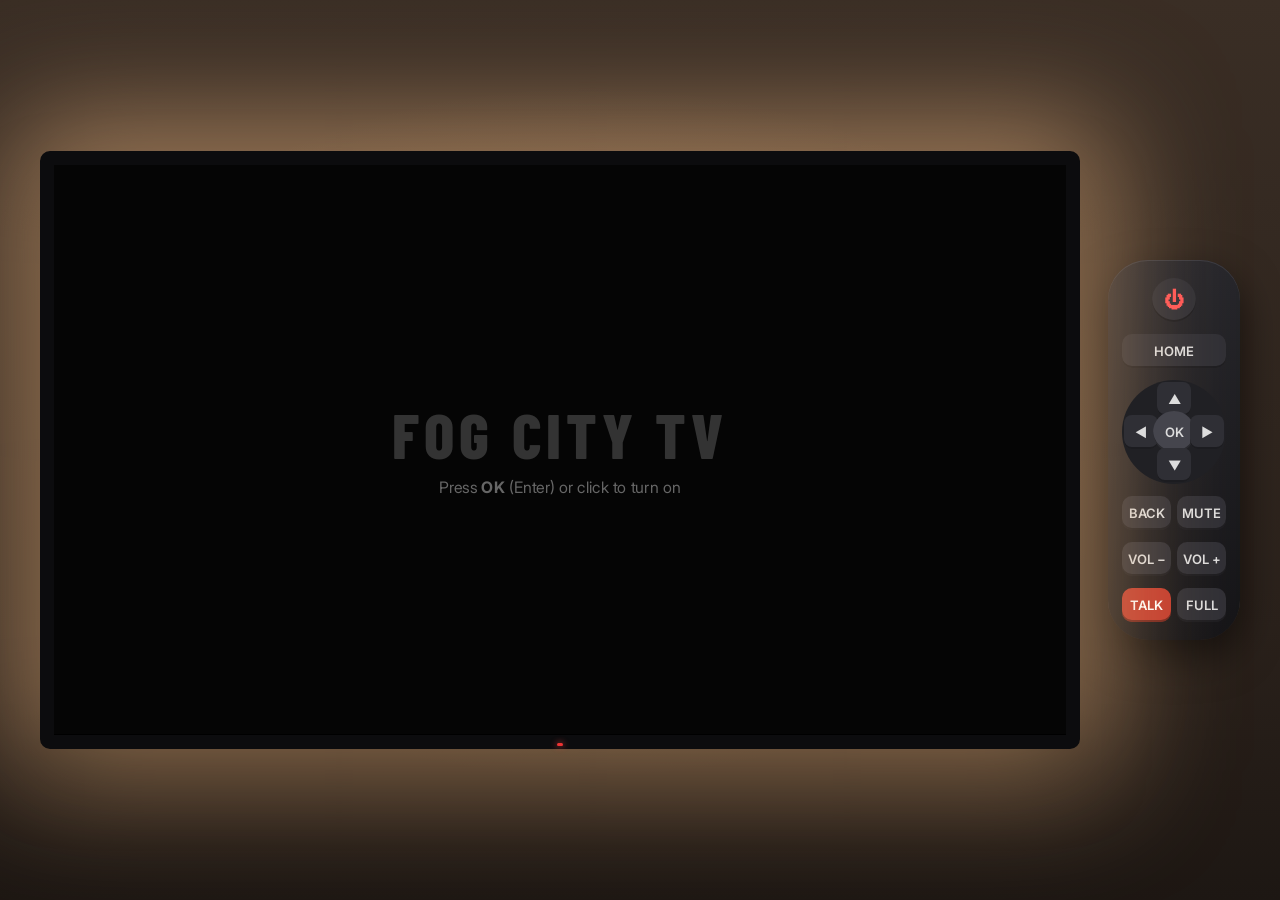
<file: index.html>
<!doctype html>
<html lang="en">
<head>
<meta charset="utf-8">
<meta name="viewport" content="width=device-width, initial-scale=1">
<meta name="referrer" content="no-referrer">
<title>Fog City TV</title>
<link rel="icon" href="data:,">
<link rel="preconnect" href="https://fonts.googleapis.com">
<link rel="preconnect" href="https://fonts.gstatic.com" crossorigin>
<link href="https://fonts.googleapis.com/css2?family=Barlow+Condensed:wght@500;600;700;800&family=Cormorant+Garamond:ital,wght@0,500;1,500&family=Inter:wght@400;500;600&display=swap" rel="stylesheet">
<link rel="stylesheet" href="styles.css">
</head>
<body>
<div id="room">
  <div id="tv">
    <div id="screen-wrap">
      <div id="stage">
        <!-- channels mount here -->
        <div id="power-screen" class="layer">
          <div class="power-inner">
            <div class="power-logo">FOG CITY TV</div>
            <div class="power-hint">Press <b>OK</b> (Enter) or click to turn on</div>
          </div>
        </div>
        <div id="osd" class="osd hidden"></div>
        <div id="crt-on" class="layer"></div>
      </div>
    </div>
    <div id="tv-led"></div>
  </div>
  <div id="remote" aria-label="Remote control">
    <button data-key="Power" class="r-power" title="Power (P)">&#x23FB;</button>
    <button data-key="Home" class="r-home" title="Home (H)">HOME</button>
    <div class="r-dpad">
      <button data-key="ArrowUp" class="r-up" title="Up">&#9650;</button>
      <button data-key="ArrowLeft" class="r-left" title="Left">&#9664;</button>
      <button data-key="Enter" class="r-ok" title="OK (Enter)">OK</button>
      <button data-key="ArrowRight" class="r-right" title="Right">&#9654;</button>
      <button data-key="ArrowDown" class="r-down" title="Down">&#9660;</button>
    </div>
    <div class="r-row">
      <button data-key="Back" title="Back (Esc)">BACK</button>
      <button data-key="Mute" title="Mute (M)">MUTE</button>
    </div>
    <div class="r-row">
      <button data-key="VolDown" title="Volume down (-)">VOL &minus;</button>
      <button data-key="VolUp" title="Volume up (+)">VOL +</button>
    </div>
    <div class="r-row">
      <button data-key="Talk" class="r-talk" title="Talk to Claude (T)">TALK</button>
      <button data-key="Fullscreen" title="Full screen (F)">FULL</button>
    </div>
  </div>
</div>
<script type="module" src="js/app.js"></script>
</body>
</html>
</file>
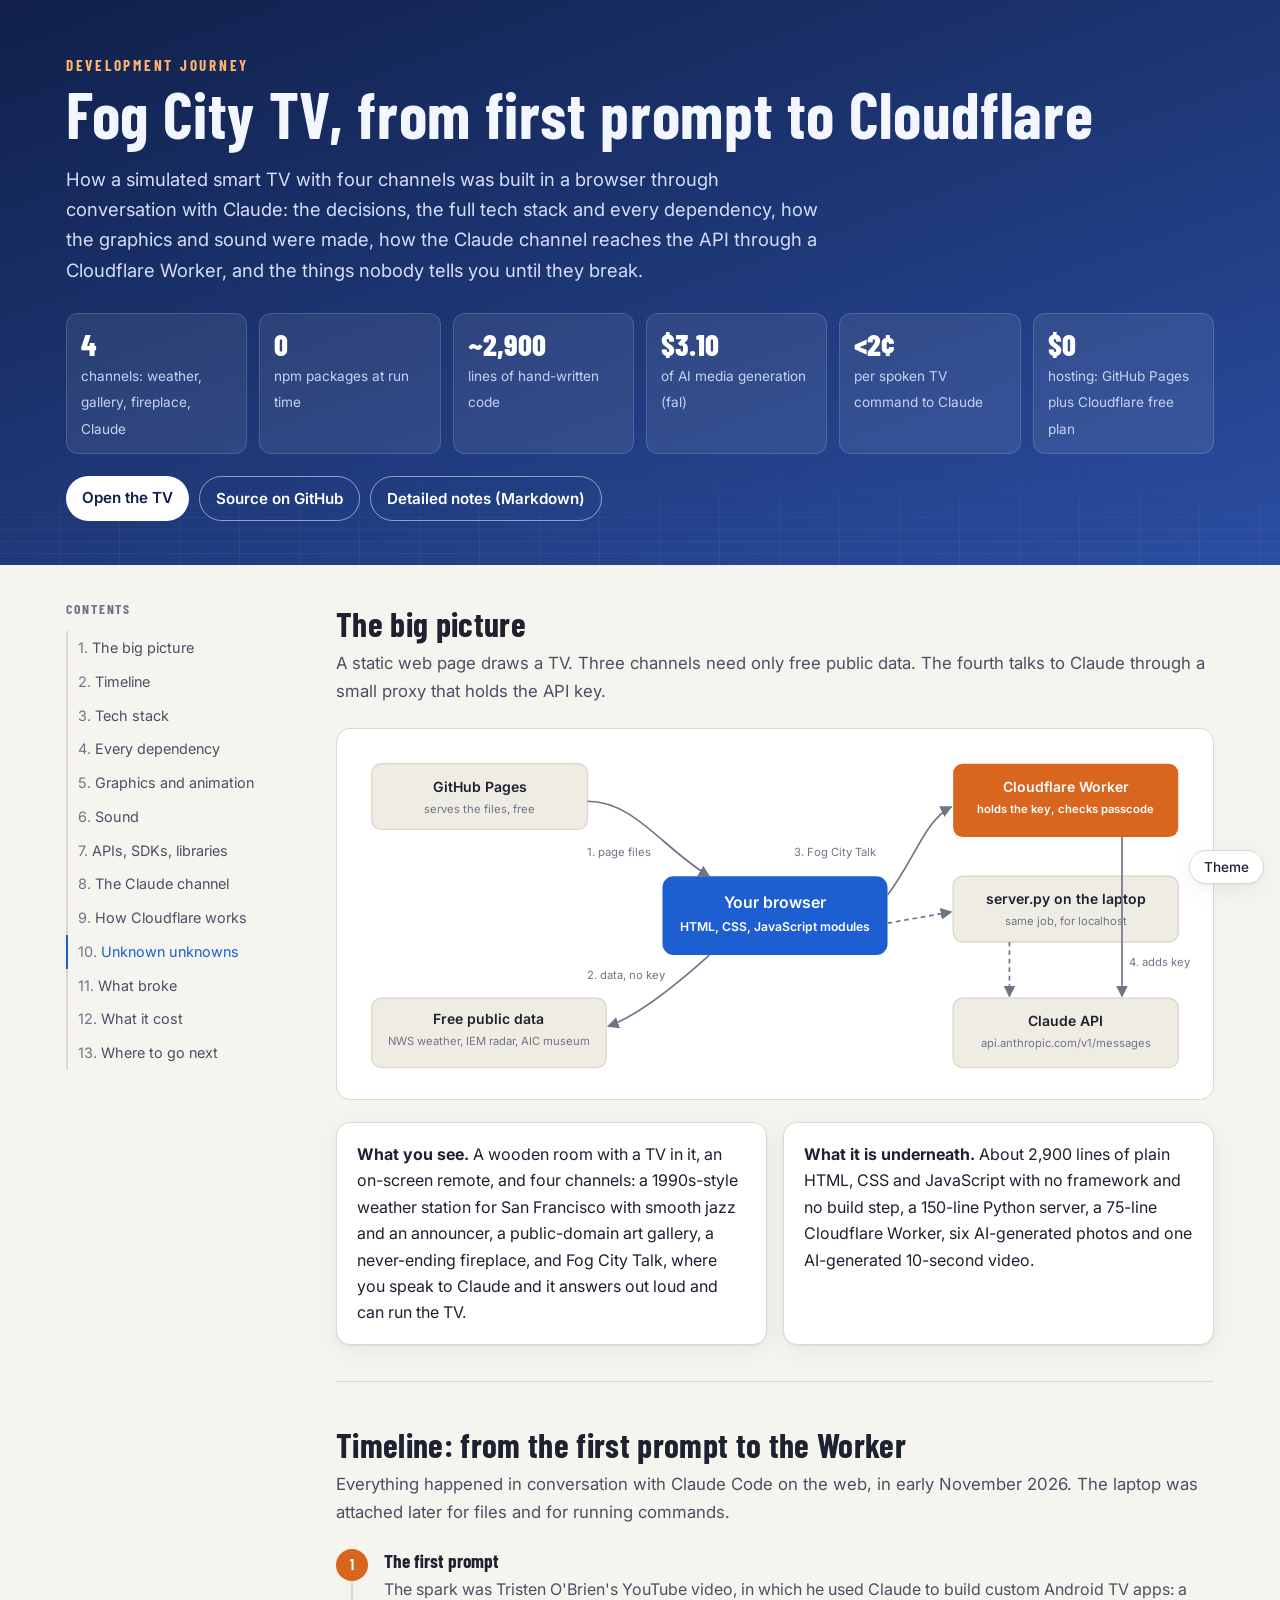
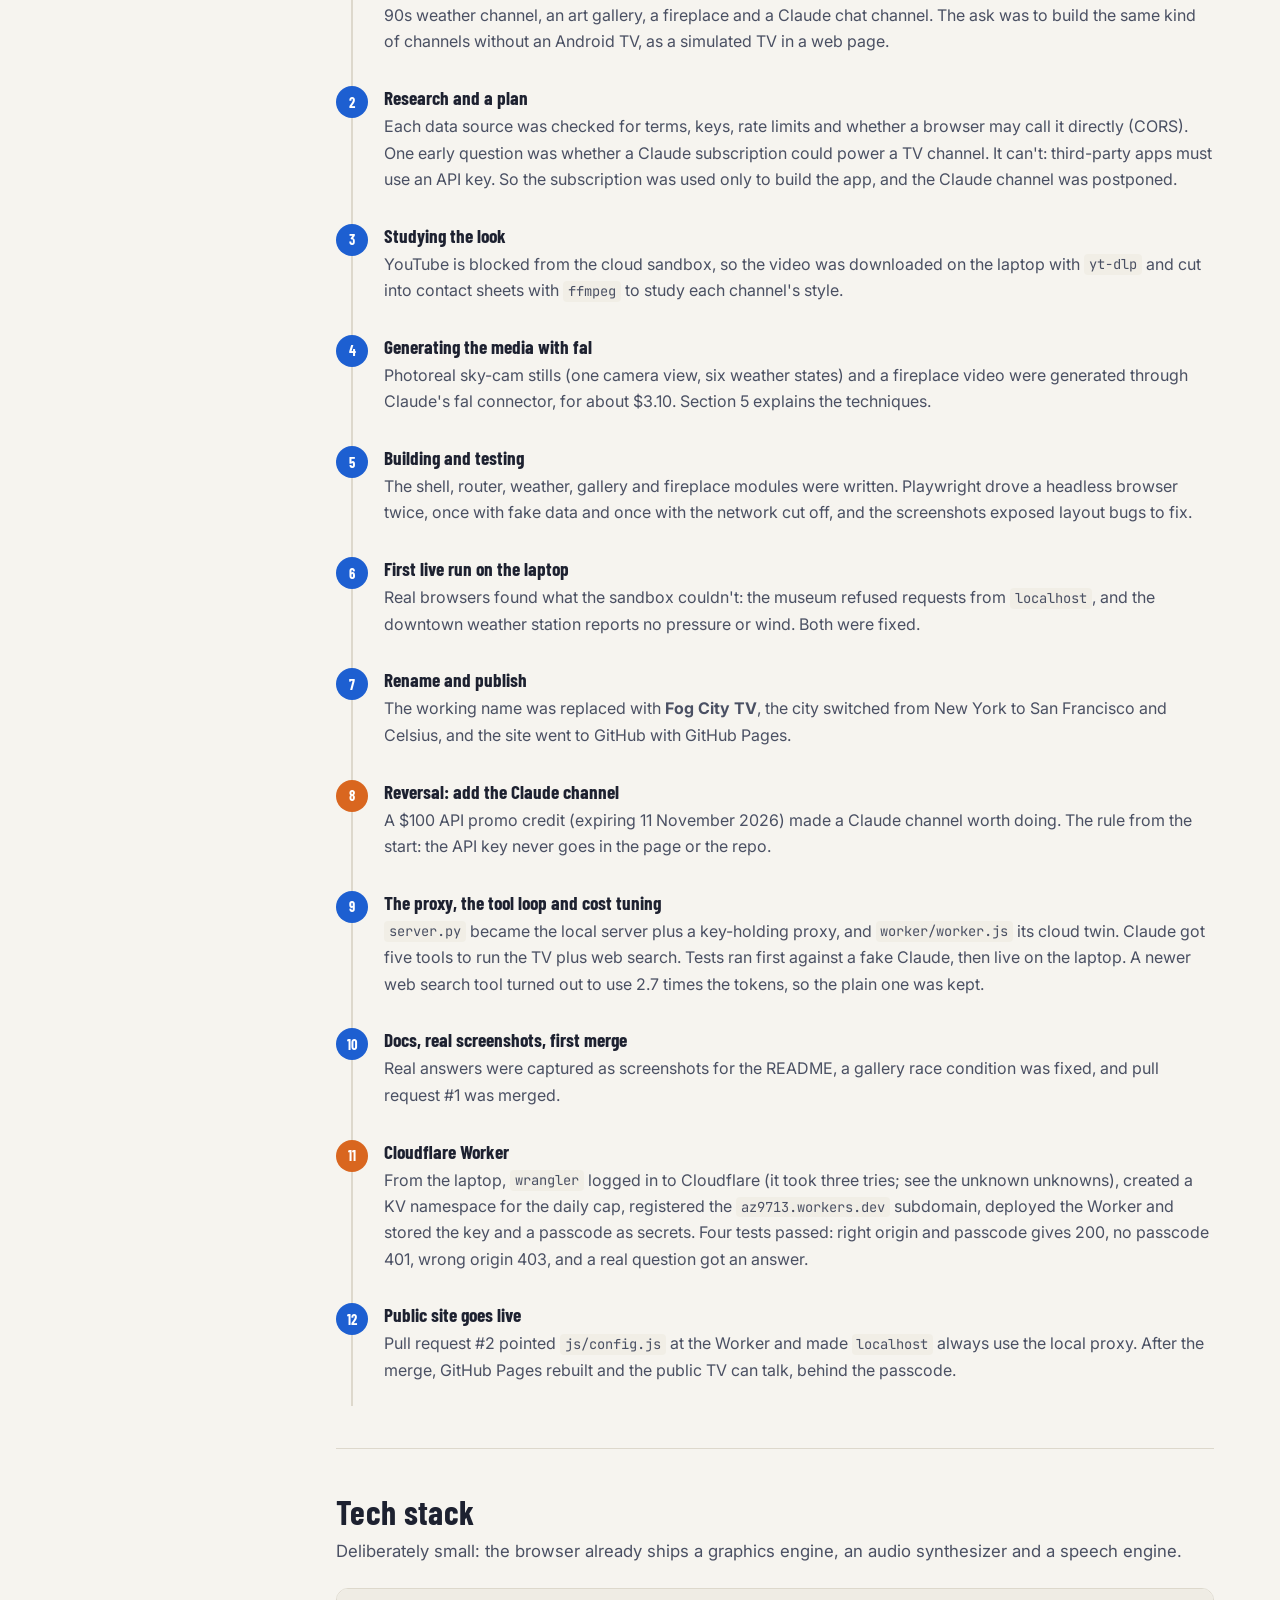
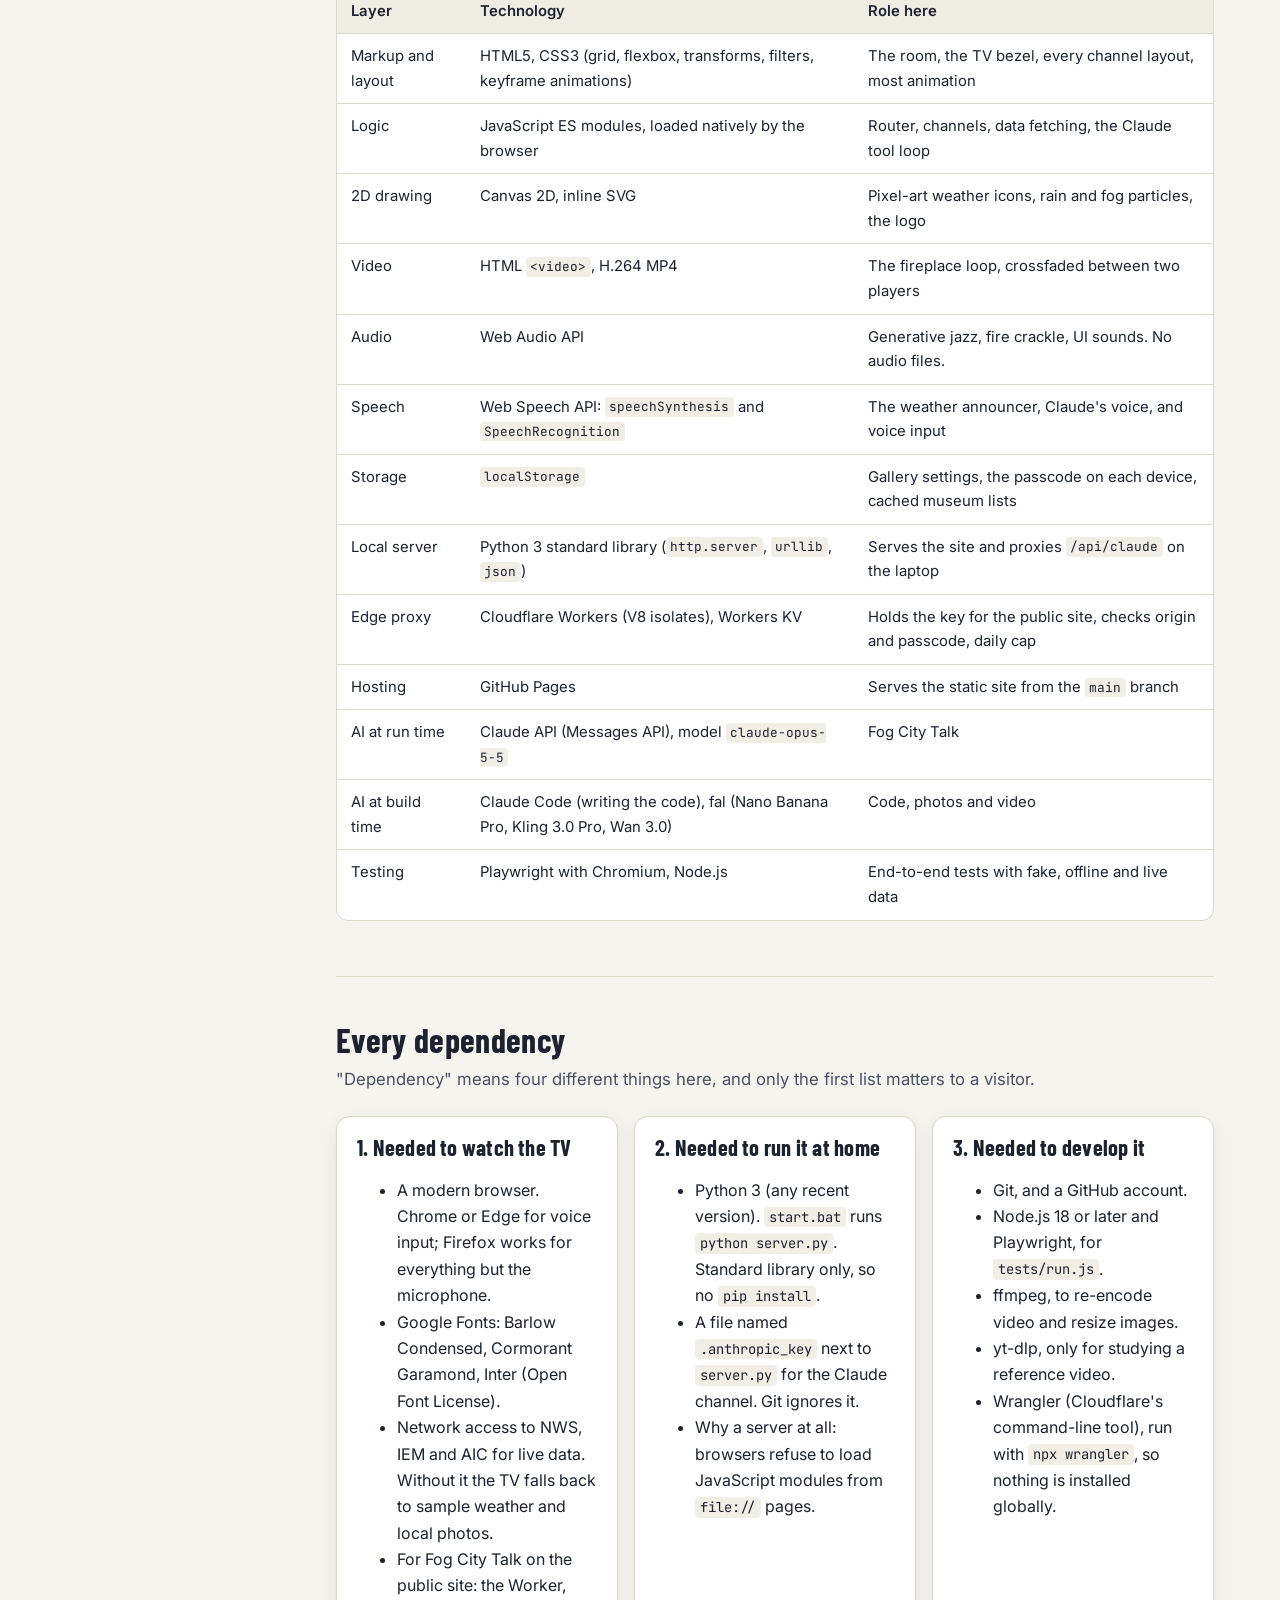
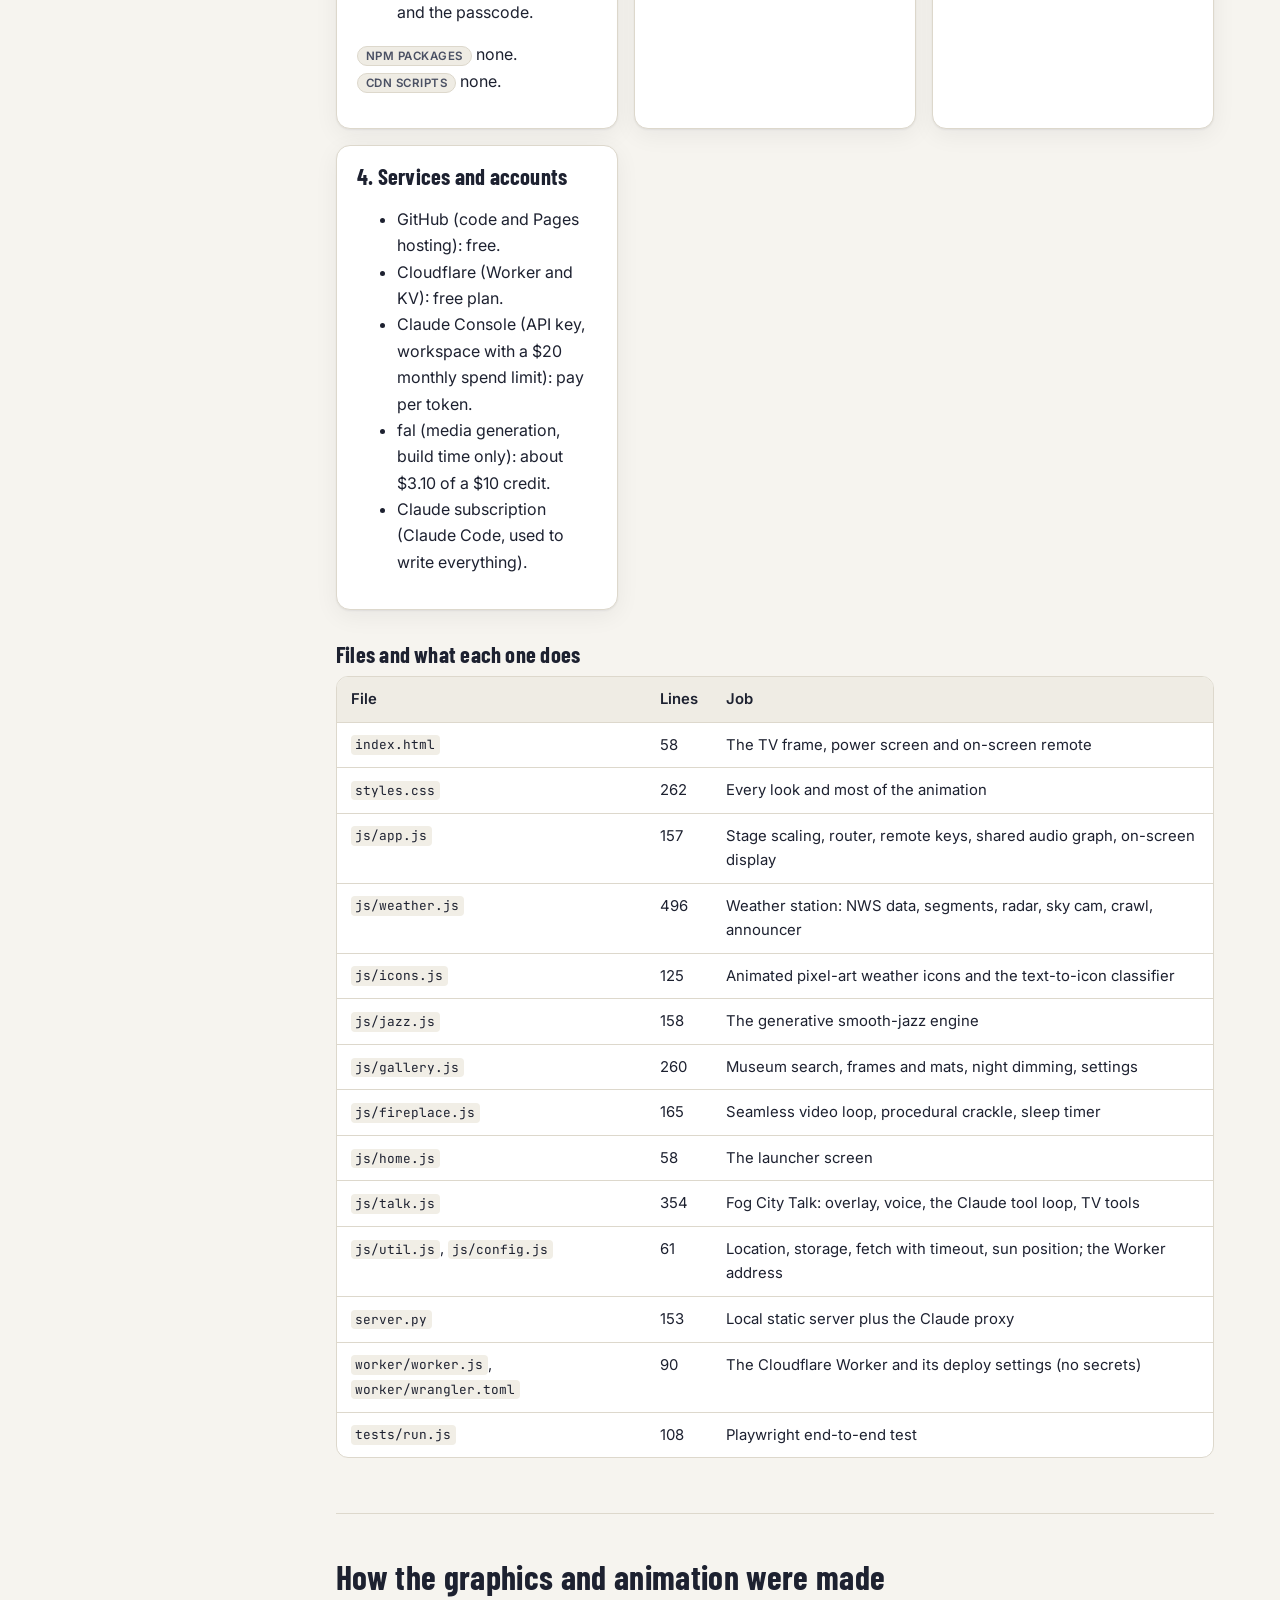
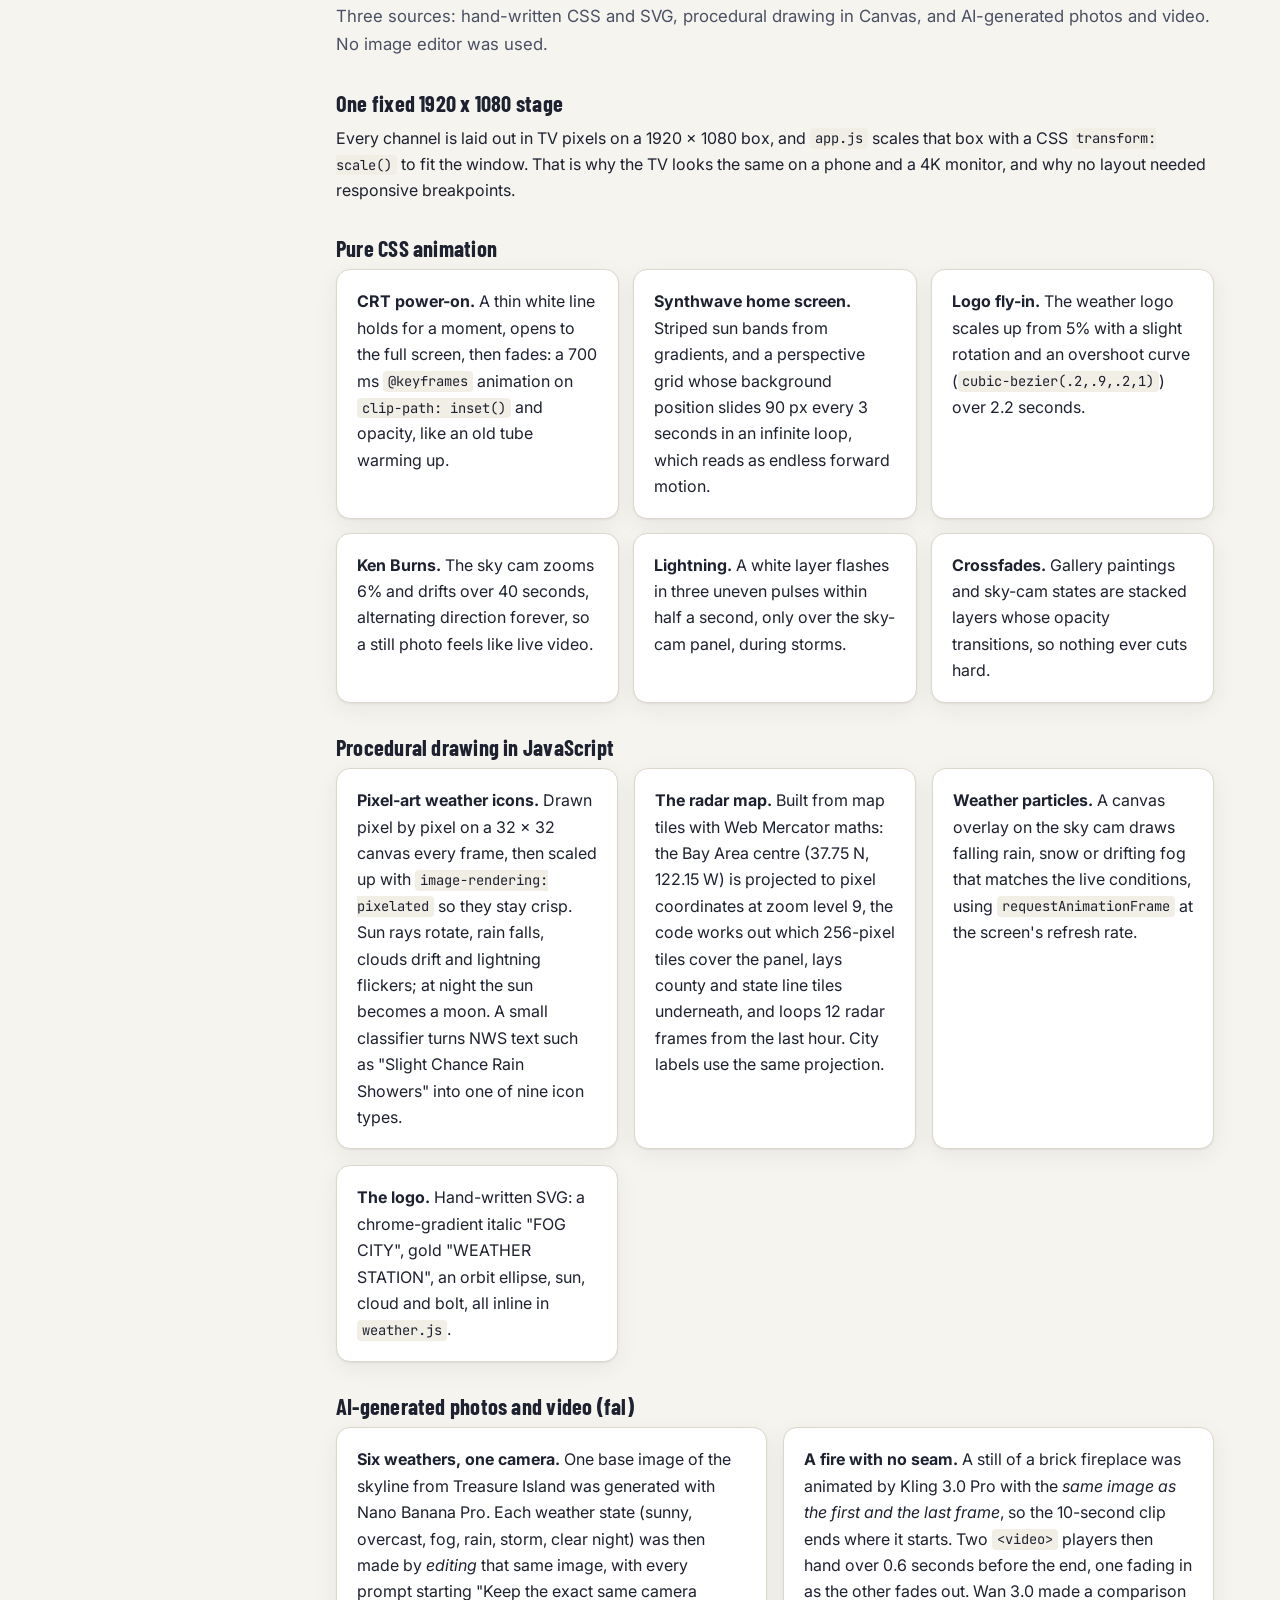
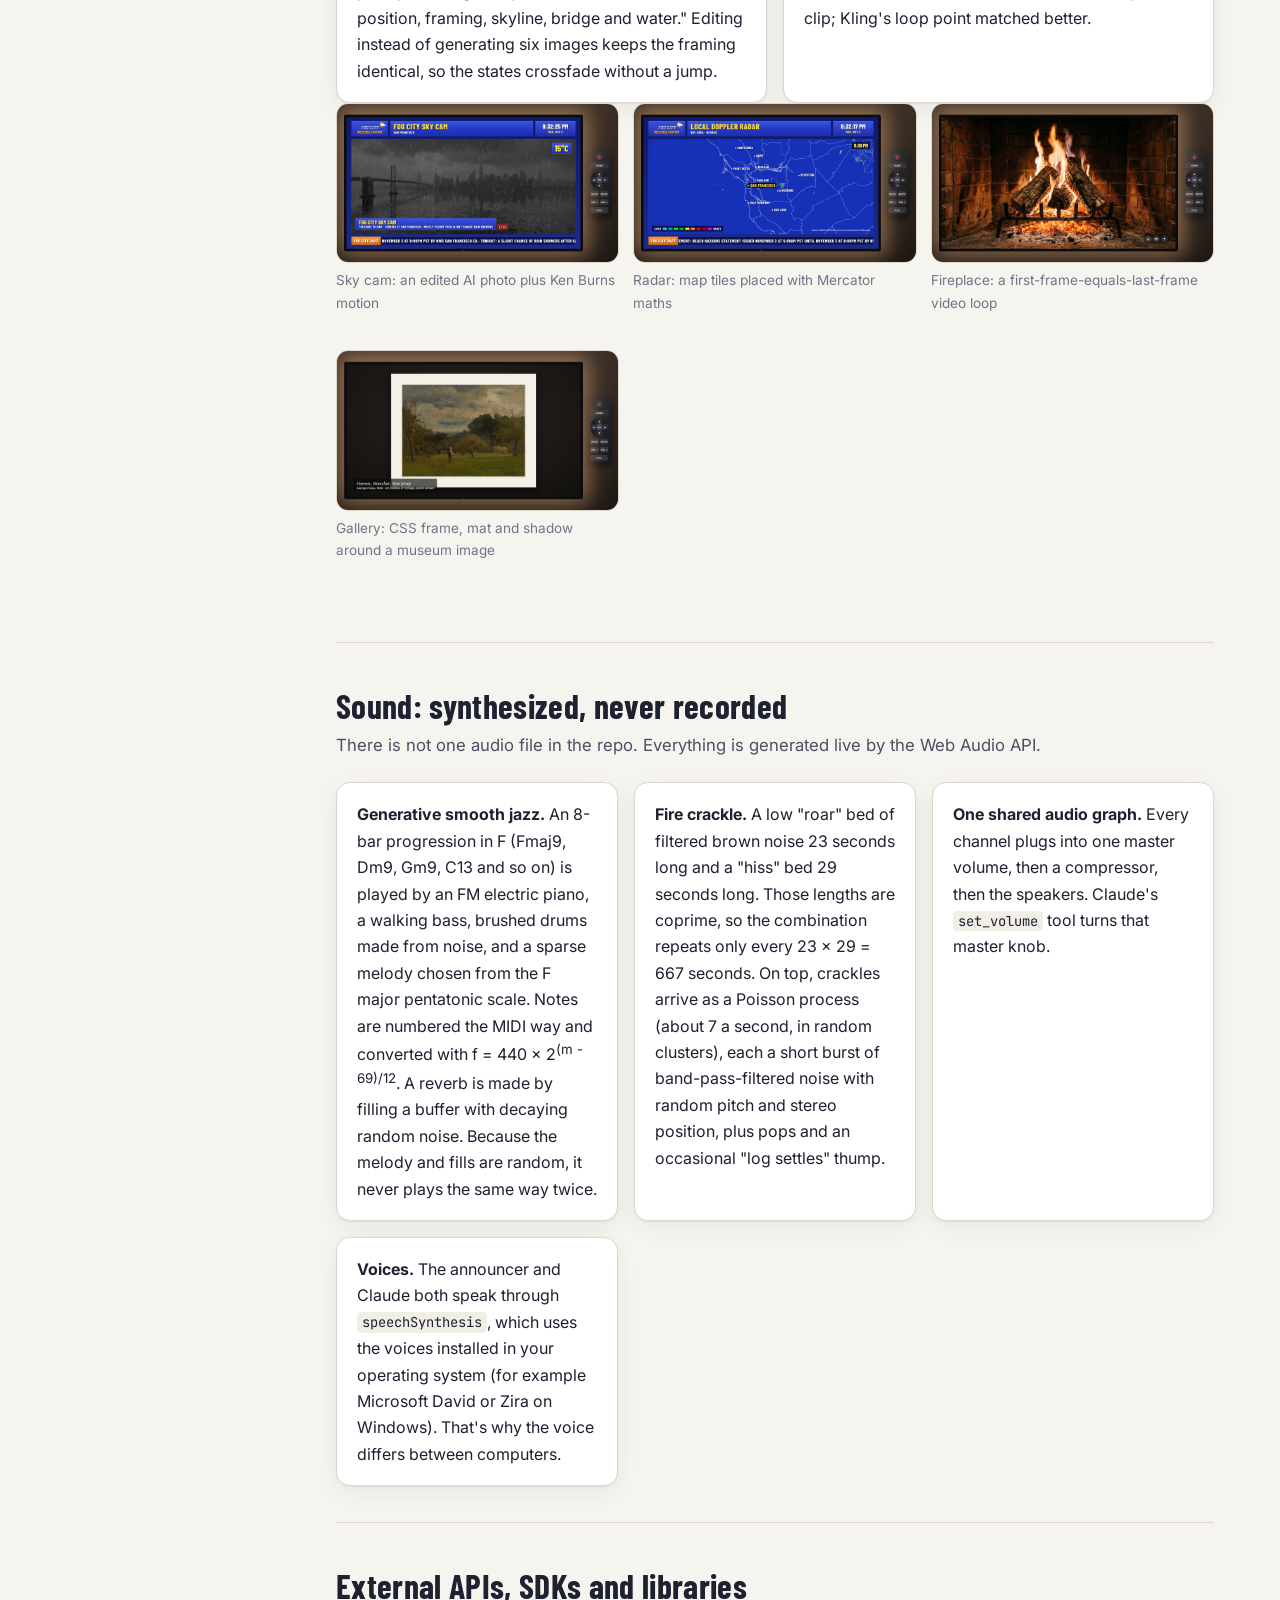
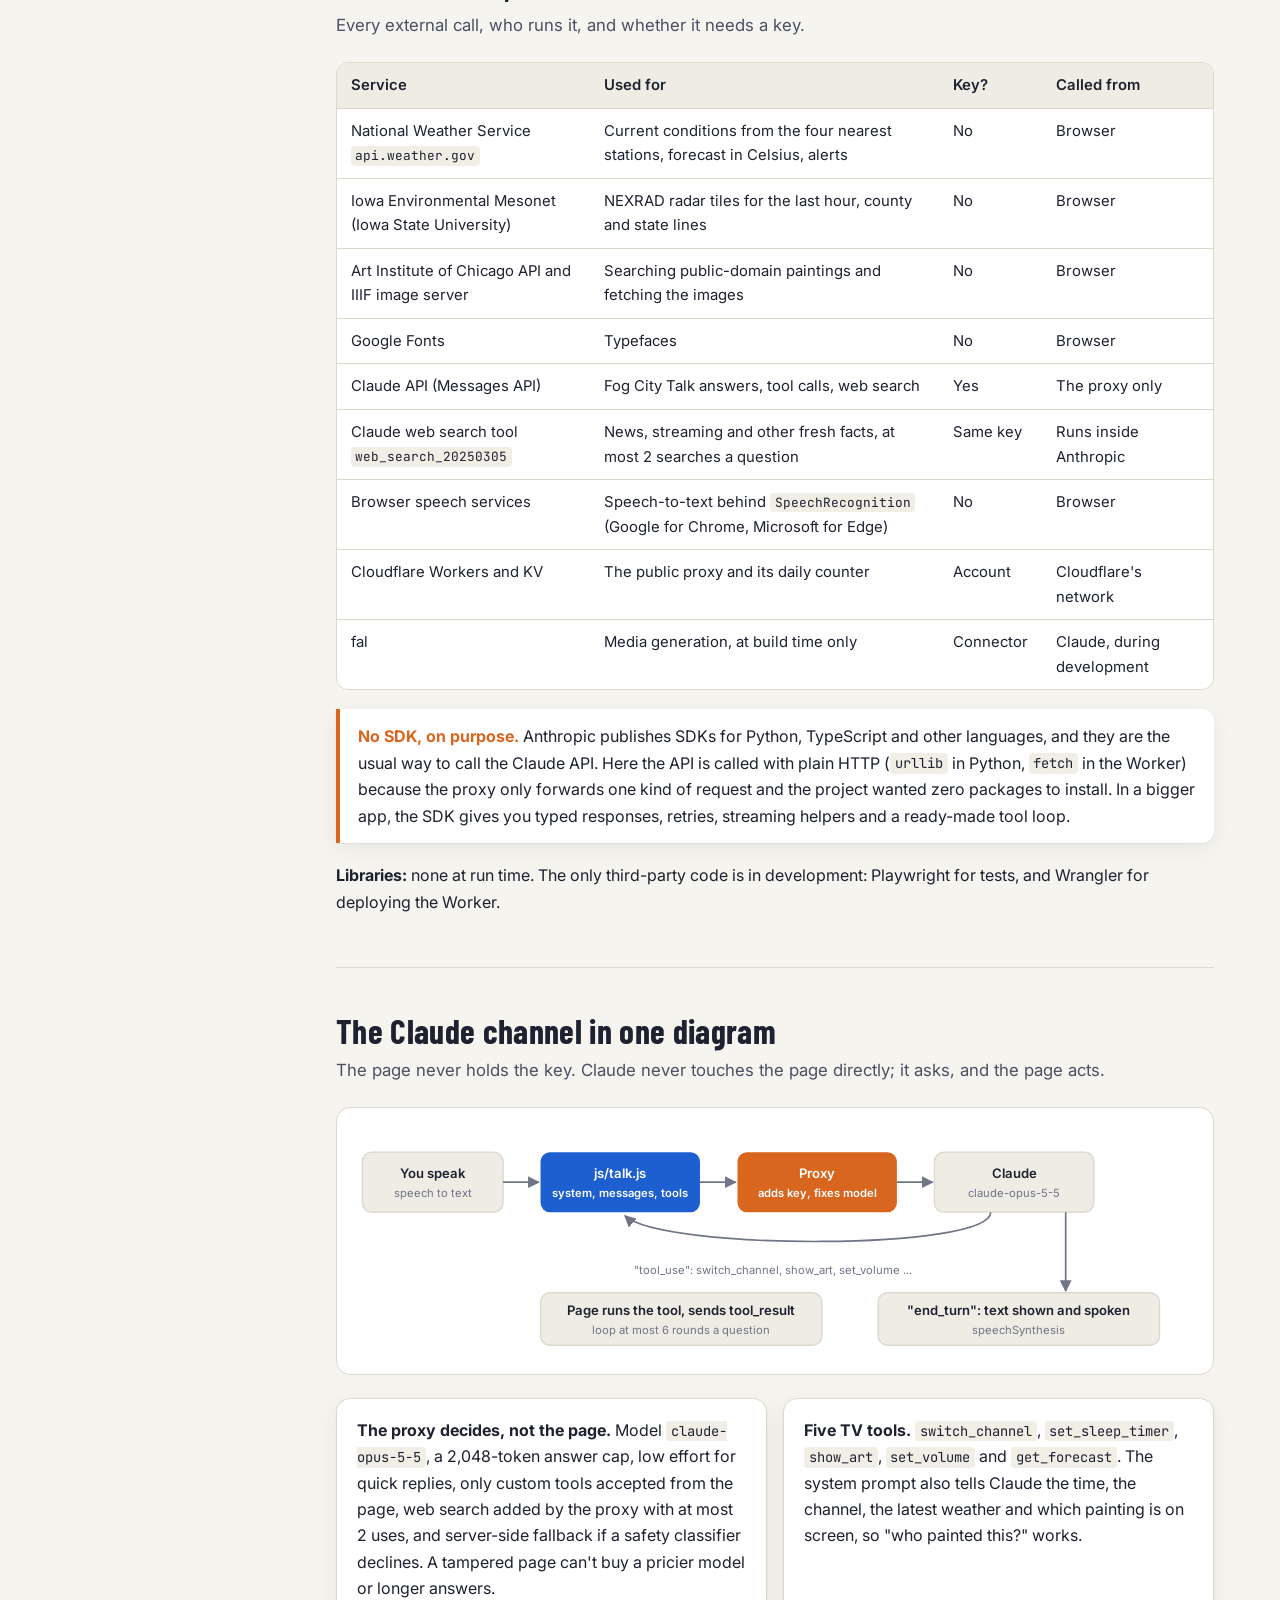
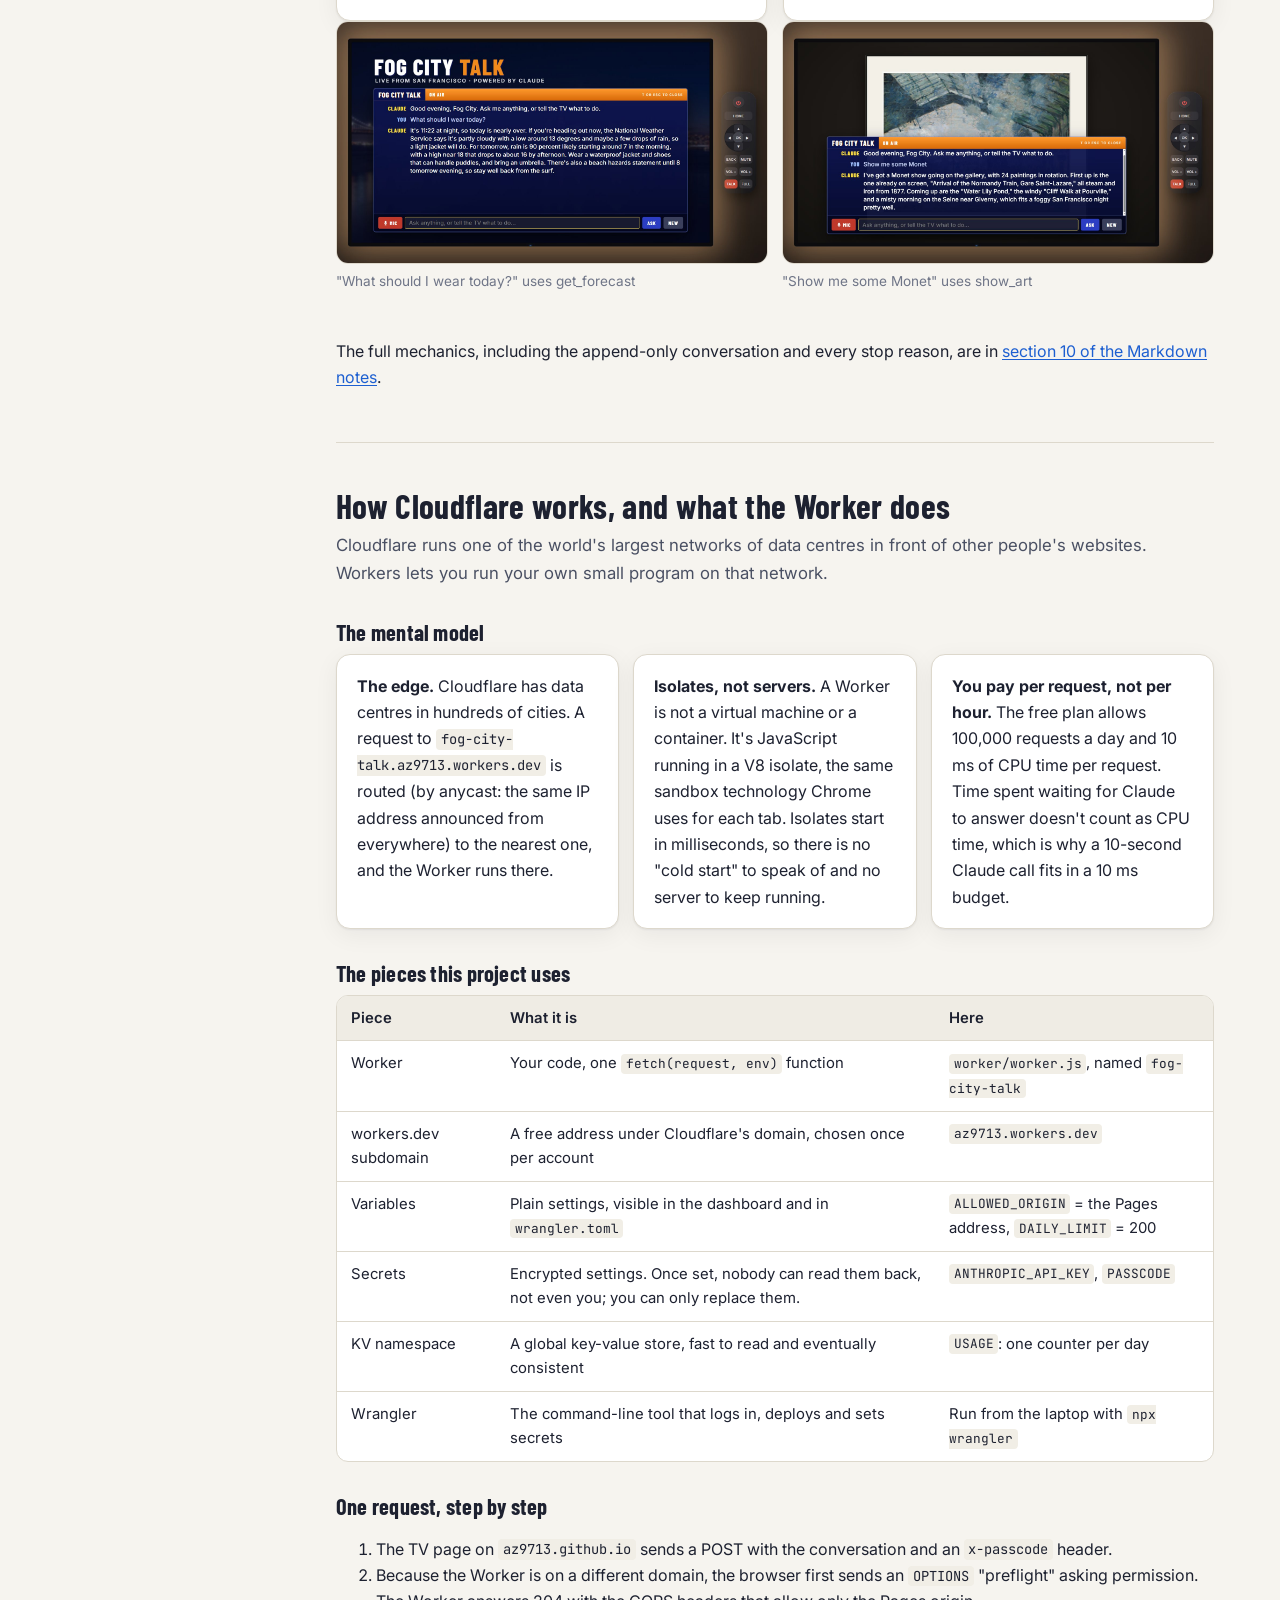
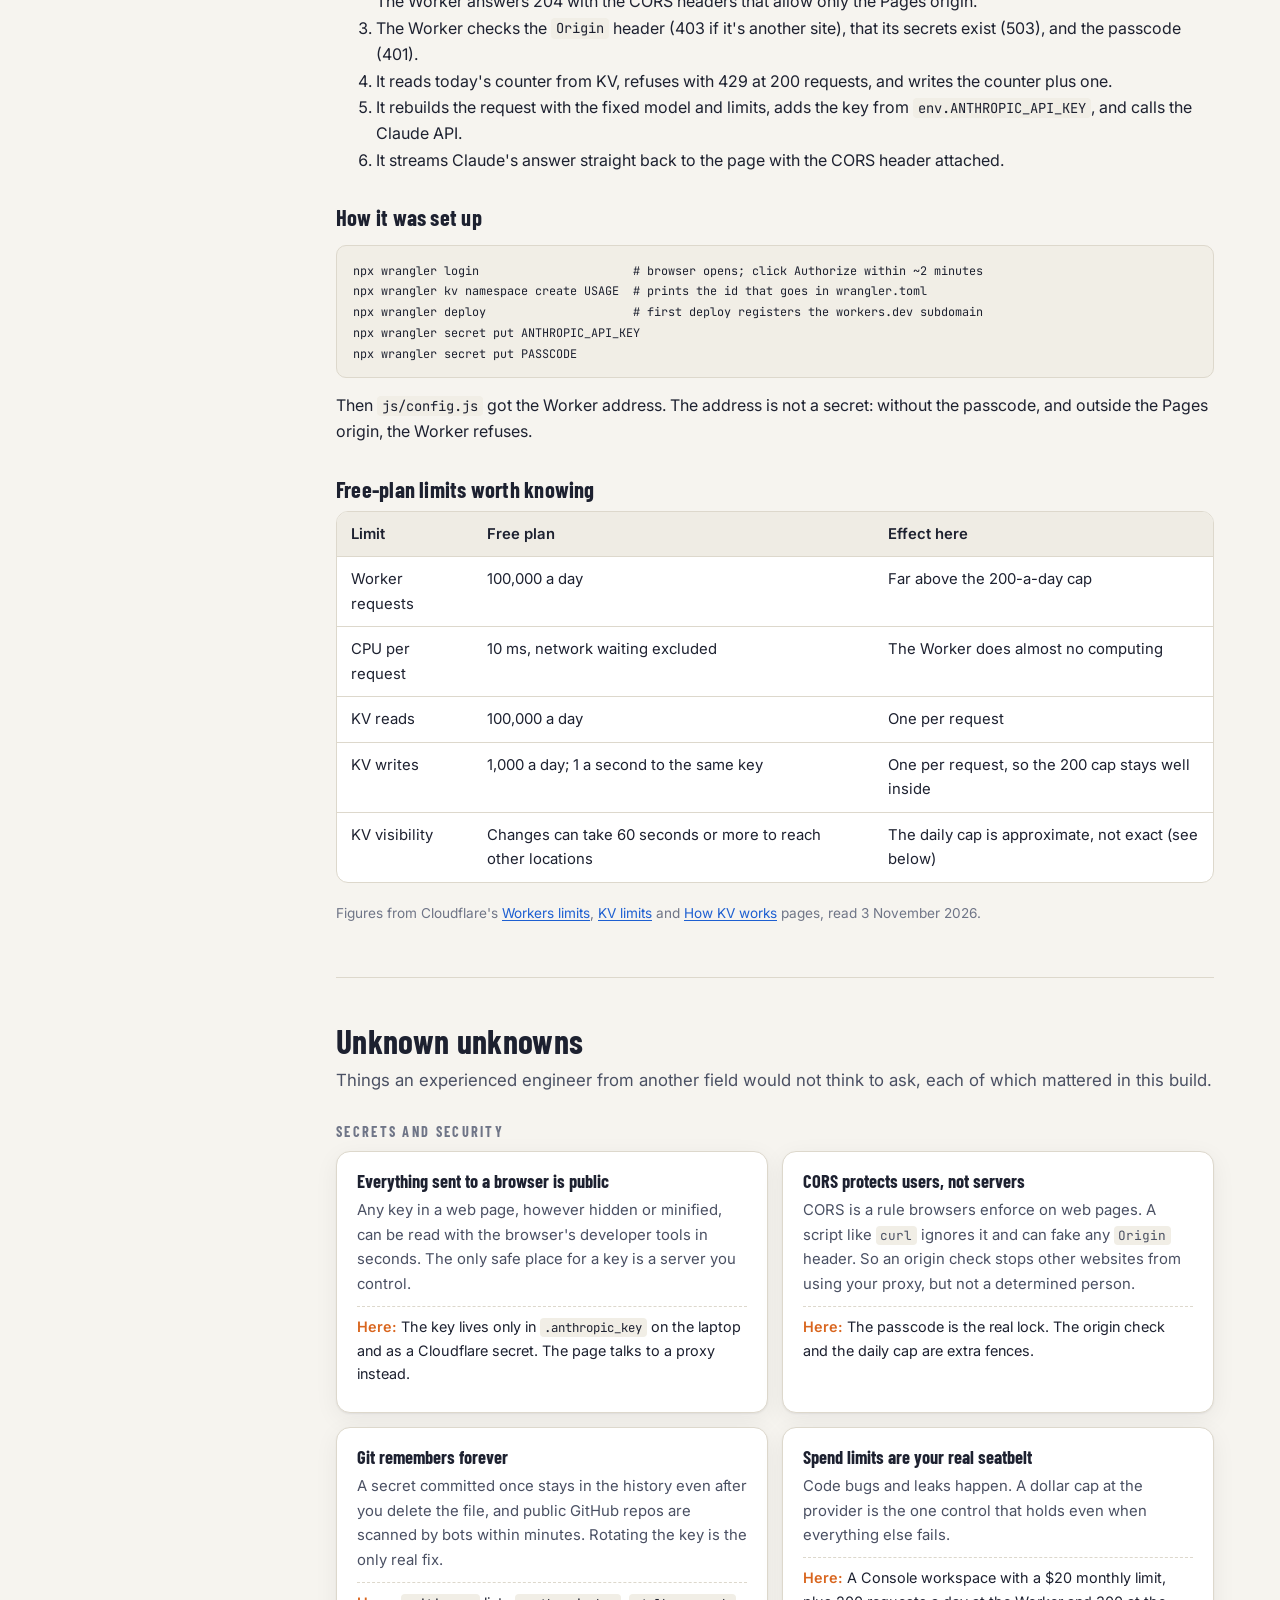
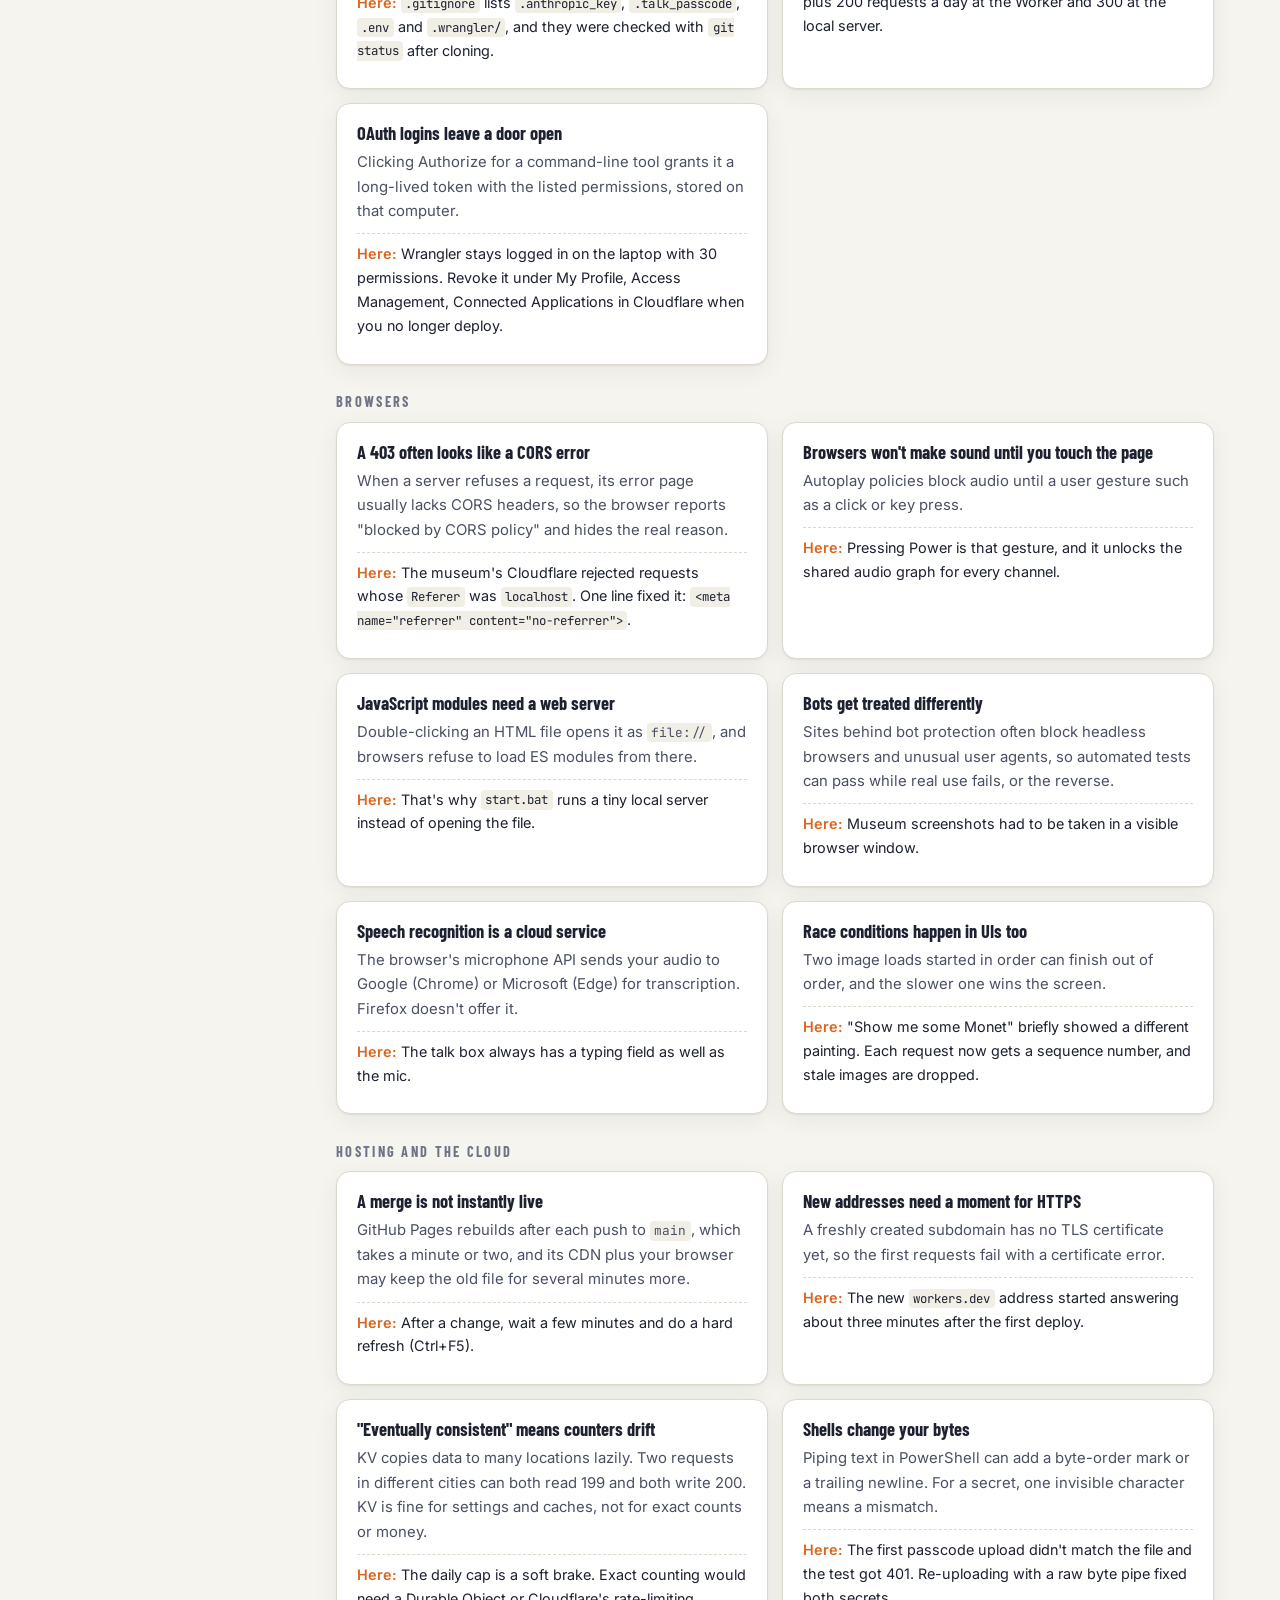
<file: docs/journey.html>
<!doctype html>
<html lang="en">
<head>
<meta charset="utf-8">
<meta name="viewport" content="width=device-width, initial-scale=1">
<title>Fog City TV Journey</title>
<meta name="description" content="How Fog City TV was built, from the first prompt to the Cloudflare Worker: tech stack, dependencies, graphics, APIs, Cloudflare, and the unknown unknowns.">
<link rel="icon" href="data:,">
<link rel="preconnect" href="https://fonts.googleapis.com">
<link rel="preconnect" href="https://fonts.gstatic.com" crossorigin>
<link href="https://fonts.googleapis.com/css2?family=Barlow+Condensed:wght@600;700;800&family=Inter:wght@400;500;600&family=JetBrains+Mono:wght@400;500&display=swap" rel="stylesheet">
<style>
:root {
  --bg: #f6f4ef; --surface: #ffffff; --surface-2: #efece4; --ink: #1d2130; --ink-2: #4a5063; --ink-3: #6f7587;
  --line: #ddd8cc; --accent: #1d5fd1; --accent-ink: #ffffff; --warm: #d9661f; --good: #1f8a55; --warn: #b5541a;
  --code-bg: #f1eee6; --hero-a: #10204a; --hero-b: #2b4ea2; --hero-ink: #f4f6ff; --shadow: 0 1px 2px rgba(20,24,40,.06), 0 6px 24px rgba(20,24,40,.06);
}
@media (prefers-color-scheme: dark) {
  :root:not([data-theme="light"]) {
    --bg: #0f1218; --surface: #171b24; --surface-2: #1d2230; --ink: #e8eaf1; --ink-2: #b4bacb; --ink-3: #8a91a5;
    --line: #2a3142; --accent: #7aa7ff; --accent-ink: #0f1218; --warm: #f0904e; --good: #5fd39a; --warn: #f0a46a;
    --code-bg: #1b2030; --hero-a: #0a1430; --hero-b: #1b3478; --hero-ink: #eef1ff; --shadow: 0 1px 2px rgba(0,0,0,.3), 0 6px 24px rgba(0,0,0,.25);
  }
}
:root[data-theme="dark"] {
  --bg: #0f1218; --surface: #171b24; --surface-2: #1d2230; --ink: #e8eaf1; --ink-2: #b4bacb; --ink-3: #8a91a5;
  --line: #2a3142; --accent: #7aa7ff; --accent-ink: #0f1218; --warm: #f0904e; --good: #5fd39a; --warn: #f0a46a;
  --code-bg: #1b2030; --hero-a: #0a1430; --hero-b: #1b3478; --hero-ink: #eef1ff; --shadow: 0 1px 2px rgba(0,0,0,.3), 0 6px 24px rgba(0,0,0,.25);
}
* { box-sizing: border-box; }
html { scroll-behavior: smooth; }
@media (prefers-reduced-motion: reduce) { html { scroll-behavior: auto; } }
body { margin: 0; background: var(--bg); color: var(--ink); font: 16px/1.65 Inter, system-ui, sans-serif; -webkit-font-smoothing: antialiased; }
a { color: var(--accent); text-underline-offset: 2px; }
h1, h2, h3 { font-family: 'Barlow Condensed', 'Arial Narrow', sans-serif; letter-spacing: .01em; line-height: 1.15; }
h2 { font-size: 2.1rem; margin: 0 0 .4rem; }
h3 { font-size: 1.4rem; margin: 2rem 0 .5rem; }
p { margin: 0 0 1rem; }
code, pre { font-family: 'JetBrains Mono', ui-monospace, monospace; font-size: .86em; }
code { background: var(--code-bg); padding: .1em .35em; border-radius: 4px; overflow-wrap: anywhere; }
pre { background: var(--code-bg); padding: 14px 16px; border-radius: 10px; overflow-x: auto; line-height: 1.5; border: 1px solid var(--line); }
pre code { background: none; padding: 0; }
.wrap { max-width: 1180px; margin: 0 auto; padding: 0 16px; }

/* hero */
.hero { background: linear-gradient(160deg, var(--hero-a), var(--hero-b)); color: var(--hero-ink); padding: 56px 0 44px; position: relative; overflow: hidden; }
.hero::after { content: ''; position: absolute; inset: auto 0 0 0; height: 120px; background: repeating-linear-gradient(0deg, transparent 0 11px, rgba(255,255,255,.06) 11px 12px), repeating-linear-gradient(90deg, transparent 0 59px, rgba(255,255,255,.06) 59px 60px); mask: linear-gradient(transparent, #000); -webkit-mask: linear-gradient(transparent, #000); }
.hero .kicker { font: 700 .95rem 'Barlow Condensed', sans-serif; letter-spacing: .18em; text-transform: uppercase; color: #ffb36b; }
.hero h1 { font-size: clamp(2.4rem, 6vw, 4rem); margin: .2rem 0 .8rem; }
.hero p.lede { font-size: 1.15rem; max-width: 760px; color: #d6defa; }
.stats { display: grid; grid-template-columns: repeat(auto-fit, minmax(150px, 1fr)); gap: 12px; margin-top: 28px; position: relative; z-index: 1; }
.stat { background: rgba(255,255,255,.08); border: 1px solid rgba(255,255,255,.14); border-radius: 12px; padding: 12px 14px; }
.stat b { display: block; font: 800 1.9rem 'Barlow Condensed', sans-serif; color: #fff; }
.stat span { font-size: .85rem; color: #c8d2f4; }
.hero-links { margin-top: 22px; display: flex; flex-wrap: wrap; gap: 10px; position: relative; z-index: 1; }
.btn { display: inline-block; padding: 9px 16px; border-radius: 999px; background: #fff; color: #10204a; font-weight: 600; text-decoration: none; font-size: .95rem; }
.btn.ghost { background: transparent; color: #fff; border: 1px solid rgba(255,255,255,.5); }

/* layout */
.layout { display: grid; grid-template-columns: 230px minmax(0, 1fr); gap: 40px; padding-top: 32px; padding-bottom: 64px; }
nav.toc { position: sticky; top: 16px; align-self: start; font-size: .9rem; max-height: calc(100vh - 32px); overflow: auto; }
nav.toc b { font: 700 .85rem 'Barlow Condensed', sans-serif; letter-spacing: .14em; text-transform: uppercase; color: var(--ink-3); }
nav.toc ol { list-style: none; padding: 0; margin: 10px 0 0; counter-reset: t; }
nav.toc li { counter-increment: t; }
nav.toc a { display: block; padding: 5px 10px; border-left: 2px solid var(--line); color: var(--ink-2); text-decoration: none; }
nav.toc a::before { content: counter(t) '. '; color: var(--ink-3); }
nav.toc a:hover, nav.toc a.on { color: var(--accent); border-left-color: var(--accent); }
section { padding: 8px 0 36px; border-bottom: 1px solid var(--line); margin-bottom: 36px; scroll-margin-top: 12px; }
section:last-of-type { border-bottom: 0; }
.sub { color: var(--ink-2); font-size: 1.05rem; margin-bottom: 1.4rem; }

/* components */
.card { background: var(--surface); border: 1px solid var(--line); border-radius: 14px; padding: 18px 20px; box-shadow: var(--shadow); }
.grid2 { display: grid; grid-template-columns: repeat(auto-fit, minmax(280px, 1fr)); gap: 16px; }
.grid3 { display: grid; grid-template-columns: repeat(auto-fit, minmax(230px, 1fr)); gap: 14px; }
.tablewrap { overflow-x: auto; border: 1px solid var(--line); border-radius: 12px; background: var(--surface); margin: 0 0 1.2rem; }
table { border-collapse: collapse; width: 100%; font-size: .93rem; }
th, td { text-align: left; padding: 10px 14px; border-bottom: 1px solid var(--line); vertical-align: top; }
th { background: var(--surface-2); font-weight: 600; white-space: nowrap; }
tr:last-child td { border-bottom: 0; }
.tag { display: inline-block; font: 600 .72rem Inter, sans-serif; letter-spacing: .04em; text-transform: uppercase; padding: 2px 8px; border-radius: 999px; background: var(--surface-2); color: var(--ink-2); border: 1px solid var(--line); }
.callout { border-left: 4px solid var(--warm); background: var(--surface); padding: 14px 18px; border-radius: 0 12px 12px 0; margin: 0 0 1.2rem; box-shadow: var(--shadow); }
.callout b:first-child { color: var(--warm); }

/* timeline */
.timeline { list-style: none; padding: 0; margin: 0; position: relative; }
.timeline::before { content: ''; position: absolute; left: 15px; top: 6px; bottom: 6px; width: 2px; background: var(--line); }
.timeline li { position: relative; padding: 0 0 22px 48px; }
.timeline li::before { content: attr(data-n); position: absolute; left: 0; top: 0; width: 32px; height: 32px; border-radius: 50%; background: var(--accent); color: var(--accent-ink); font: 700 .9rem 'Barlow Condensed', sans-serif; display: grid; place-items: center; }
.timeline li.phase::before { background: var(--warm); }
.timeline h4 { margin: 3px 0 4px; font: 700 1.2rem 'Barlow Condensed', sans-serif; }
.timeline p { margin: 0 0 .4rem; color: var(--ink-2); }
.quote { font-style: italic; color: var(--ink); border-left: 3px solid var(--line); padding-left: 12px; margin: 6px 0; }

/* figures */
figure { margin: 0 0 1.4rem; }
figure img { width: 100%; height: auto; display: block; border-radius: 12px; border: 1px solid var(--line); }
figcaption { font-size: .85rem; color: var(--ink-3); margin-top: 6px; }
.shots { display: grid; grid-template-columns: repeat(auto-fit, minmax(240px, 1fr)); gap: 14px; margin-bottom: 1.4rem; }
.diagram { background: var(--surface); border: 1px solid var(--line); border-radius: 14px; padding: 16px; margin: 0 0 1.4rem; overflow-x: auto; }
.diagram svg { display: block; width: 100%; min-width: 640px; height: auto; }
.diagram svg text { font-family: Inter, sans-serif; fill: var(--ink); }
.diagram .box { fill: var(--surface-2); stroke: var(--line); stroke-width: 1.5; }
.diagram .boxa { fill: var(--accent); }
.diagram .boxw { fill: var(--warm); }
.diagram .on-accent { fill: var(--accent-ink); font-weight: 600; }
.diagram .muted { fill: var(--ink-3); font-size: 12px; }
.diagram .arrow { stroke: var(--ink-3); stroke-width: 1.8; fill: none; marker-end: url(#ah); }
.diagram .dash { stroke-dasharray: 5 4; }

/* unknowns */
.uu { display: grid; grid-template-columns: repeat(auto-fit, minmax(300px, 1fr)); gap: 14px; }
.uu .card h4 { margin: 0 0 6px; font: 700 1.15rem 'Barlow Condensed', sans-serif; }
.uu .card p { margin: 0 0 .5rem; font-size: .93rem; color: var(--ink-2); }
.uu .card p.here { color: var(--ink); font-size: .9rem; border-top: 1px dashed var(--line); padding-top: .5rem; margin-top: .6rem; }
.uu .card p.here::before { content: 'Here: '; font-weight: 600; color: var(--warm); }
.group-title { font: 700 .9rem 'Barlow Condensed', sans-serif; letter-spacing: .16em; text-transform: uppercase; color: var(--ink-3); margin: 1.8rem 0 .7rem; }

.themebtn { position: fixed; right: 16px; bottom: 16px; z-index: 5; border: 1px solid var(--line); background: var(--surface); color: var(--ink); border-radius: 999px; padding: 8px 14px; font: 500 .85rem Inter, sans-serif; cursor: pointer; box-shadow: var(--shadow); }
footer { color: var(--ink-3); font-size: .85rem; padding: 24px 0 60px; border-top: 1px solid var(--line); }

@media (max-width: 900px) {
  .layout { grid-template-columns: minmax(0, 1fr); gap: 0; }
  .layout > * { min-width: 0; }
  nav.toc { position: static; max-height: none; margin-bottom: 24px; }
  nav.toc ol { columns: 2; column-gap: 12px; }
}
@media (max-width: 520px) {
  nav.toc ol { columns: 1; }
  h2 { font-size: 1.75rem; }
  .hero { padding-top: 40px; }
}
</style>
</head>
<body>
<button class="themebtn" id="themebtn" type="button" aria-label="Switch light or dark theme">Theme</button>

<header class="hero">
  <div class="wrap">
    <div class="kicker">Development journey</div>
    <h1>Fog City TV, from first prompt to Cloudflare</h1>
    <p class="lede">How a simulated smart TV with four channels was built in a browser through conversation with Claude: the decisions, the full tech stack and every dependency, how the graphics and sound were made, how the Claude channel reaches the API through a Cloudflare Worker, and the things nobody tells you until they break.</p>
    <div class="stats">
      <div class="stat"><b>4</b><span>channels: weather, gallery, fireplace, Claude</span></div>
      <div class="stat"><b>0</b><span>npm packages at run time</span></div>
      <div class="stat"><b>~2,900</b><span>lines of hand-written code</span></div>
      <div class="stat"><b>$3.10</b><span>of AI media generation (fal)</span></div>
      <div class="stat"><b>&lt;2&cent;</b><span>per spoken TV command to Claude</span></div>
      <div class="stat"><b>$0</b><span>hosting: GitHub Pages plus Cloudflare free plan</span></div>
    </div>
    <div class="hero-links">
      <a class="btn" href="../">Open the TV</a>
      <a class="btn ghost" href="https://github.com/az9713/fog-city-tv">Source on GitHub</a>
      <a class="btn ghost" href="https://github.com/az9713/fog-city-tv/blob/main/docs/JOURNEY.md">Detailed notes (Markdown)</a>
    </div>
  </div>
</header>

<div class="wrap layout">
<nav class="toc" aria-label="Contents">
  <b>Contents</b>
  <ol>
    <li><a href="#big-picture">The big picture</a></li>
    <li><a href="#timeline">Timeline</a></li>
    <li><a href="#stack">Tech stack</a></li>
    <li><a href="#deps">Every dependency</a></li>
    <li><a href="#graphics">Graphics and animation</a></li>
    <li><a href="#sound">Sound</a></li>
    <li><a href="#apis">APIs, SDKs, libraries</a></li>
    <li><a href="#talk">The Claude channel</a></li>
    <li><a href="#cloudflare">How Cloudflare works</a></li>
    <li><a href="#unknowns">Unknown unknowns</a></li>
    <li><a href="#bugs">What broke</a></li>
    <li><a href="#costs">What it cost</a></li>
    <li><a href="#next">Where to go next</a></li>
  </ol>
</nav>

<main>

<!-- 1 -->
<section id="big-picture">
  <h2>The big picture</h2>
  <p class="sub">A static web page draws a TV. Three channels need only free public data. The fourth talks to Claude through a small proxy that holds the API key.</p>
  <div class="diagram" role="img" aria-label="System diagram: the browser loads the static site from GitHub Pages, reads free public APIs directly, and reaches the Claude API only through a Cloudflare Worker or the local Python server.">
    <svg viewBox="0 0 900 360" xmlns="http://www.w3.org/2000/svg">
      <defs><marker id="ah" viewBox="0 0 10 10" refX="9" refY="5" markerWidth="7" markerHeight="7" orient="auto-start-reverse"><path d="M0 0L10 5L0 10z" fill="currentColor" style="fill: var(--ink-3)"/></marker></defs>
      <rect class="boxa" x="330" y="140" width="240" height="84" rx="12"/>
      <text class="on-accent" x="450" y="174" text-anchor="middle" font-size="17">Your browser</text>
      <text class="on-accent" x="450" y="198" text-anchor="middle" font-size="13" font-weight="400">HTML, CSS, JavaScript modules</text>

      <rect class="box" x="20" y="20" width="230" height="70" rx="10"/>
      <text x="135" y="50" text-anchor="middle" font-size="15" font-weight="600">GitHub Pages</text>
      <text class="muted" x="135" y="72" text-anchor="middle">serves the files, free</text>

      <rect class="box" x="20" y="270" width="250" height="74" rx="10"/>
      <text x="145" y="298" text-anchor="middle" font-size="15" font-weight="600">Free public data</text>
      <text class="muted" x="145" y="320" text-anchor="middle">NWS weather, IEM radar, AIC museum</text>

      <rect class="boxw" x="640" y="20" width="240" height="78" rx="10"/>
      <text class="on-accent" x="760" y="50" text-anchor="middle" font-size="15">Cloudflare Worker</text>
      <text class="on-accent" x="760" y="72" text-anchor="middle" font-size="12" font-weight="400">holds the key, checks passcode</text>

      <rect class="box" x="640" y="140" width="240" height="70" rx="10"/>
      <text x="760" y="170" text-anchor="middle" font-size="15" font-weight="600">server.py on the laptop</text>
      <text class="muted" x="760" y="192" text-anchor="middle">same job, for localhost</text>

      <rect class="box" x="640" y="270" width="240" height="74" rx="10"/>
      <text x="760" y="300" text-anchor="middle" font-size="15" font-weight="600">Claude API</text>
      <text class="muted" x="760" y="322" text-anchor="middle">api.anthropic.com/v1/messages</text>

      <path class="arrow" d="M250 60 C 300 60, 330 110, 380 140"/>
      <text class="muted" x="250" y="118">1. page files</text>
      <path class="arrow" d="M380 224 C 340 260, 300 290, 272 300"/>
      <text class="muted" x="250" y="250">2. data, no key</text>
      <path class="arrow" d="M570 160 C 600 120, 610 80, 638 66"/>
      <text class="muted" x="470" y="118">3. Fog City Talk</text>
      <path class="arrow dash" d="M570 190 L 638 178"/>
      <path class="arrow" d="M820 98 L 820 268"/>
      <path class="arrow dash" d="M700 210 L 700 268"/>
      <text class="muted" x="828" y="236">4. adds key</text>
    </svg>
  </div>
  <div class="grid2">
    <div class="card"><b>What you see.</b> A wooden room with a TV in it, an on-screen remote, and four channels: a 1990s-style weather station for San Francisco with smooth jazz and an announcer, a public-domain art gallery, a never-ending fireplace, and Fog City Talk, where you speak to Claude and it answers out loud and can run the TV.</div>
    <div class="card"><b>What it is underneath.</b> About 2,900 lines of plain HTML, CSS and JavaScript with no framework and no build step, a 150-line Python server, a 75-line Cloudflare Worker, six AI-generated photos and one AI-generated 10-second video.</div>
  </div>
</section>

<!-- 2 -->
<section id="timeline">
  <h2>Timeline: from the first prompt to the Worker</h2>
  <p class="sub">Everything happened in conversation with Claude Code on the web, in early November 2026. The laptop was attached later for files and for running commands.</p>
  <ol class="timeline">
    <li class="phase" data-n="1"><h4>The first prompt</h4>
      <p>The spark was Tristen O'Brien's YouTube video, in which he used Claude to build custom Android TV apps: a 90s weather channel, an art gallery, a fireplace and a Claude chat channel. The ask was to build the same kind of channels without an Android TV, as a simulated TV in a web page.</p></li>
    <li data-n="2"><h4>Research and a plan</h4>
      <p>Each data source was checked for terms, keys, rate limits and whether a browser may call it directly (CORS). One early question was whether a Claude subscription could power a TV channel. It can't: third-party apps must use an API key. So the subscription was used only to build the app, and the Claude channel was postponed.</p></li>
    <li data-n="3"><h4>Studying the look</h4>
      <p>YouTube is blocked from the cloud sandbox, so the video was downloaded on the laptop with <code>yt-dlp</code> and cut into contact sheets with <code>ffmpeg</code> to study each channel's style.</p></li>
    <li data-n="4"><h4>Generating the media with fal</h4>
      <p>Photoreal sky-cam stills (one camera view, six weather states) and a fireplace video were generated through Claude's fal connector, for about $3.10. Section 5 explains the techniques.</p></li>
    <li data-n="5"><h4>Building and testing</h4>
      <p>The shell, router, weather, gallery and fireplace modules were written. Playwright drove a headless browser twice, once with fake data and once with the network cut off, and the screenshots exposed layout bugs to fix.</p></li>
    <li data-n="6"><h4>First live run on the laptop</h4>
      <p>Real browsers found what the sandbox couldn't: the museum refused requests from <code>localhost</code>, and the downtown weather station reports no pressure or wind. Both were fixed.</p></li>
    <li data-n="7"><h4>Rename and publish</h4>
      <p>The working name was replaced with <b>Fog City TV</b>, the city switched from New York to San Francisco and Celsius, and the site went to GitHub with GitHub Pages.</p></li>
    <li class="phase" data-n="8"><h4>Reversal: add the Claude channel</h4>
      <p>A $100 API promo credit (expiring 11 November 2026) made a Claude channel worth doing. The rule from the start: the API key never goes in the page or the repo.</p></li>
    <li data-n="9"><h4>The proxy, the tool loop and cost tuning</h4>
      <p><code>server.py</code> became the local server plus a key-holding proxy, and <code>worker/worker.js</code> its cloud twin. Claude got five tools to run the TV plus web search. Tests ran first against a fake Claude, then live on the laptop. A newer web search tool turned out to use 2.7 times the tokens, so the plain one was kept.</p></li>
    <li data-n="10"><h4>Docs, real screenshots, first merge</h4>
      <p>Real answers were captured as screenshots for the README, a gallery race condition was fixed, and pull request #1 was merged.</p></li>
    <li class="phase" data-n="11"><h4>Cloudflare Worker</h4>
      <p>From the laptop, <code>wrangler</code> logged in to Cloudflare (it took three tries; see the unknown unknowns), created a KV namespace for the daily cap, registered the <code>az9713.workers.dev</code> subdomain, deployed the Worker and stored the key and a passcode as secrets. Four tests passed: right origin and passcode gives 200, no passcode 401, wrong origin 403, and a real question got an answer.</p></li>
    <li data-n="12"><h4>Public site goes live</h4>
      <p>Pull request #2 pointed <code>js/config.js</code> at the Worker and made <code>localhost</code> always use the local proxy. After the merge, GitHub Pages rebuilt and the public TV can talk, behind the passcode.</p></li>
  </ol>
</section>

<!-- 3 -->
<section id="stack">
  <h2>Tech stack</h2>
  <p class="sub">Deliberately small: the browser already ships a graphics engine, an audio synthesizer and a speech engine.</p>
  <div class="tablewrap"><table>
    <tr><th>Layer</th><th>Technology</th><th>Role here</th></tr>
    <tr><td>Markup and layout</td><td>HTML5, CSS3 (grid, flexbox, transforms, filters, keyframe animations)</td><td>The room, the TV bezel, every channel layout, most animation</td></tr>
    <tr><td>Logic</td><td>JavaScript ES modules, loaded natively by the browser</td><td>Router, channels, data fetching, the Claude tool loop</td></tr>
    <tr><td>2D drawing</td><td>Canvas 2D, inline SVG</td><td>Pixel-art weather icons, rain and fog particles, the logo</td></tr>
    <tr><td>Video</td><td>HTML <code>&lt;video&gt;</code>, H.264 MP4</td><td>The fireplace loop, crossfaded between two players</td></tr>
    <tr><td>Audio</td><td>Web Audio API</td><td>Generative jazz, fire crackle, UI sounds. No audio files.</td></tr>
    <tr><td>Speech</td><td>Web Speech API: <code>speechSynthesis</code> and <code>SpeechRecognition</code></td><td>The weather announcer, Claude's voice, and voice input</td></tr>
    <tr><td>Storage</td><td><code>localStorage</code></td><td>Gallery settings, the passcode on each device, cached museum lists</td></tr>
    <tr><td>Local server</td><td>Python 3 standard library (<code>http.server</code>, <code>urllib</code>, <code>json</code>)</td><td>Serves the site and proxies <code>/api/claude</code> on the laptop</td></tr>
    <tr><td>Edge proxy</td><td>Cloudflare Workers (V8 isolates), Workers KV</td><td>Holds the key for the public site, checks origin and passcode, daily cap</td></tr>
    <tr><td>Hosting</td><td>GitHub Pages</td><td>Serves the static site from the <code>main</code> branch</td></tr>
    <tr><td>AI at run time</td><td>Claude API (Messages API), model <code>claude-opus-5-5</code></td><td>Fog City Talk</td></tr>
    <tr><td>AI at build time</td><td>Claude Code (writing the code), fal (Nano Banana Pro, Kling 3.0 Pro, Wan 3.0)</td><td>Code, photos and video</td></tr>
    <tr><td>Testing</td><td>Playwright with Chromium, Node.js</td><td>End-to-end tests with fake, offline and live data</td></tr>
  </table></div>
</section>

<!-- 4 -->
<section id="deps">
  <h2>Every dependency</h2>
  <p class="sub">"Dependency" means four different things here, and only the first list matters to a visitor.</p>
  <div class="grid2">
    <div class="card">
      <h3 style="margin-top:0">1. Needed to watch the TV</h3>
      <ul>
        <li>A modern browser. Chrome or Edge for voice input; Firefox works for everything but the microphone.</li>
        <li>Google Fonts: Barlow Condensed, Cormorant Garamond, Inter (Open Font License).</li>
        <li>Network access to NWS, IEM and AIC for live data. Without it the TV falls back to sample weather and local photos.</li>
        <li>For Fog City Talk on the public site: the Worker, and the passcode.</li>
      </ul>
      <p><span class="tag">npm packages</span> none. <span class="tag">CDN scripts</span> none.</p>
    </div>
    <div class="card">
      <h3 style="margin-top:0">2. Needed to run it at home</h3>
      <ul>
        <li>Python 3 (any recent version). <code>start.bat</code> runs <code>python server.py</code>. Standard library only, so no <code>pip install</code>.</li>
        <li>A file named <code>.anthropic_key</code> next to <code>server.py</code> for the Claude channel. Git ignores it.</li>
        <li>Why a server at all: browsers refuse to load JavaScript modules from <code>file://</code> pages.</li>
      </ul>
    </div>
    <div class="card">
      <h3 style="margin-top:0">3. Needed to develop it</h3>
      <ul>
        <li>Git, and a GitHub account.</li>
        <li>Node.js 18 or later and Playwright, for <code>tests/run.js</code>.</li>
        <li>ffmpeg, to re-encode video and resize images.</li>
        <li>yt-dlp, only for studying a reference video.</li>
        <li>Wrangler (Cloudflare's command-line tool), run with <code>npx wrangler</code>, so nothing is installed globally.</li>
      </ul>
    </div>
    <div class="card">
      <h3 style="margin-top:0">4. Services and accounts</h3>
      <ul>
        <li>GitHub (code and Pages hosting): free.</li>
        <li>Cloudflare (Worker and KV): free plan.</li>
        <li>Claude Console (API key, workspace with a $20 monthly spend limit): pay per token.</li>
        <li>fal (media generation, build time only): about $3.10 of a $10 credit.</li>
        <li>Claude subscription (Claude Code, used to write everything).</li>
      </ul>
    </div>
  </div>
  <h3>Files and what each one does</h3>
  <div class="tablewrap"><table>
    <tr><th>File</th><th>Lines</th><th>Job</th></tr>
    <tr><td><code>index.html</code></td><td>58</td><td>The TV frame, power screen and on-screen remote</td></tr>
    <tr><td><code>styles.css</code></td><td>262</td><td>Every look and most of the animation</td></tr>
    <tr><td><code>js/app.js</code></td><td>157</td><td>Stage scaling, router, remote keys, shared audio graph, on-screen display</td></tr>
    <tr><td><code>js/weather.js</code></td><td>496</td><td>Weather station: NWS data, segments, radar, sky cam, crawl, announcer</td></tr>
    <tr><td><code>js/icons.js</code></td><td>125</td><td>Animated pixel-art weather icons and the text-to-icon classifier</td></tr>
    <tr><td><code>js/jazz.js</code></td><td>158</td><td>The generative smooth-jazz engine</td></tr>
    <tr><td><code>js/gallery.js</code></td><td>260</td><td>Museum search, frames and mats, night dimming, settings</td></tr>
    <tr><td><code>js/fireplace.js</code></td><td>165</td><td>Seamless video loop, procedural crackle, sleep timer</td></tr>
    <tr><td><code>js/home.js</code></td><td>58</td><td>The launcher screen</td></tr>
    <tr><td><code>js/talk.js</code></td><td>354</td><td>Fog City Talk: overlay, voice, the Claude tool loop, TV tools</td></tr>
    <tr><td><code>js/util.js</code>, <code>js/config.js</code></td><td>61</td><td>Location, storage, fetch with timeout, sun position; the Worker address</td></tr>
    <tr><td><code>server.py</code></td><td>153</td><td>Local static server plus the Claude proxy</td></tr>
    <tr><td><code>worker/worker.js</code>, <code>worker/wrangler.toml</code></td><td>90</td><td>The Cloudflare Worker and its deploy settings (no secrets)</td></tr>
    <tr><td><code>tests/run.js</code></td><td>108</td><td>Playwright end-to-end test</td></tr>
  </table></div>
</section>

<!-- 5 -->
<section id="graphics">
  <h2>How the graphics and animation were made</h2>
  <p class="sub">Three sources: hand-written CSS and SVG, procedural drawing in Canvas, and AI-generated photos and video. No image editor was used.</p>

  <h3>One fixed 1920 x 1080 stage</h3>
  <p>Every channel is laid out in TV pixels on a 1920 x 1080 box, and <code>app.js</code> scales that box with a CSS <code>transform: scale()</code> to fit the window. That is why the TV looks the same on a phone and a 4K monitor, and why no layout needed responsive breakpoints.</p>

  <h3>Pure CSS animation</h3>
  <div class="grid3">
    <div class="card"><b>CRT power-on.</b> A thin white line holds for a moment, opens to the full screen, then fades: a 700 ms <code>@keyframes</code> animation on <code>clip-path: inset()</code> and opacity, like an old tube warming up.</div>
    <div class="card"><b>Synthwave home screen.</b> Striped sun bands from gradients, and a perspective grid whose background position slides 90 px every 3 seconds in an infinite loop, which reads as endless forward motion.</div>
    <div class="card"><b>Logo fly-in.</b> The weather logo scales up from 5% with a slight rotation and an overshoot curve (<code>cubic-bezier(.2,.9,.2,1)</code>) over 2.2 seconds.</div>
    <div class="card"><b>Ken Burns.</b> The sky cam zooms 6% and drifts over 40 seconds, alternating direction forever, so a still photo feels like live video.</div>
    <div class="card"><b>Lightning.</b> A white layer flashes in three uneven pulses within half a second, only over the sky-cam panel, during storms.</div>
    <div class="card"><b>Crossfades.</b> Gallery paintings and sky-cam states are stacked layers whose opacity transitions, so nothing ever cuts hard.</div>
  </div>

  <h3>Procedural drawing in JavaScript</h3>
  <div class="grid2">
    <div class="card"><b>Pixel-art weather icons.</b> Drawn pixel by pixel on a 32 x 32 canvas every frame, then scaled up with <code>image-rendering: pixelated</code> so they stay crisp. Sun rays rotate, rain falls, clouds drift and lightning flickers; at night the sun becomes a moon. A small classifier turns NWS text such as "Slight Chance Rain Showers" into one of nine icon types.</div>
    <div class="card"><b>The radar map.</b> Built from map tiles with Web Mercator maths: the Bay Area centre (37.75 N, 122.15 W) is projected to pixel coordinates at zoom level 9, the code works out which 256-pixel tiles cover the panel, lays county and state line tiles underneath, and loops 12 radar frames from the last hour. City labels use the same projection.</div>
    <div class="card"><b>Weather particles.</b> A canvas overlay on the sky cam draws falling rain, snow or drifting fog that matches the live conditions, using <code>requestAnimationFrame</code> at the screen's refresh rate.</div>
    <div class="card"><b>The logo.</b> Hand-written SVG: a chrome-gradient italic "FOG CITY", gold "WEATHER STATION", an orbit ellipse, sun, cloud and bolt, all inline in <code>weather.js</code>.</div>
  </div>

  <h3>AI-generated photos and video (fal)</h3>
  <div class="grid2">
    <div class="card"><b>Six weathers, one camera.</b> One base image of the skyline from Treasure Island was generated with Nano Banana Pro. Each weather state (sunny, overcast, fog, rain, storm, clear night) was then made by <i>editing</i> that same image, with every prompt starting "Keep the exact same camera position, framing, skyline, bridge and water." Editing instead of generating six images keeps the framing identical, so the states crossfade without a jump.</div>
    <div class="card"><b>A fire with no seam.</b> A still of a brick fireplace was animated by Kling 3.0 Pro with the <i>same image as the first and the last frame</i>, so the 10-second clip ends where it starts. Two <code>&lt;video&gt;</code> players then hand over 0.6 seconds before the end, one fading in as the other fades out. Wan 3.0 made a comparison clip; Kling's loop point matched better.</div>
  </div>
  <div class="shots">
    <figure><img src="screenshots/weather-skycam.jpg" alt="The weather station showing the Fog City sky cam" loading="lazy"><figcaption>Sky cam: an edited AI photo plus Ken Burns motion</figcaption></figure>
    <figure><img src="screenshots/weather-radar.jpg" alt="Animated Doppler radar over the Bay Area" loading="lazy"><figcaption>Radar: map tiles placed with Mercator maths</figcaption></figure>
    <figure><img src="screenshots/fireplace.jpg" alt="The never-ending fireplace" loading="lazy"><figcaption>Fireplace: a first-frame-equals-last-frame video loop</figcaption></figure>
    <figure><img src="screenshots/gallery.jpg" alt="A public-domain painting in a matted frame" loading="lazy"><figcaption>Gallery: CSS frame, mat and shadow around a museum image</figcaption></figure>
  </div>
</section>

<!-- 6 -->
<section id="sound">
  <h2>Sound: synthesized, never recorded</h2>
  <p class="sub">There is not one audio file in the repo. Everything is generated live by the Web Audio API.</p>
  <div class="grid2">
    <div class="card"><b>Generative smooth jazz.</b> An 8-bar progression in F (Fmaj9, Dm9, Gm9, C13 and so on) is played by an FM electric piano, a walking bass, brushed drums made from noise, and a sparse melody chosen from the F major pentatonic scale. Notes are numbered the MIDI way and converted with f = 440 x 2<sup>(m - 69)/12</sup>. A reverb is made by filling a buffer with decaying random noise. Because the melody and fills are random, it never plays the same way twice.</div>
    <div class="card"><b>Fire crackle.</b> A low "roar" bed of filtered brown noise 23 seconds long and a "hiss" bed 29 seconds long. Those lengths are coprime, so the combination repeats only every 23 x 29 = 667 seconds. On top, crackles arrive as a Poisson process (about 7 a second, in random clusters), each a short burst of band-pass-filtered noise with random pitch and stereo position, plus pops and an occasional "log settles" thump.</div>
    <div class="card"><b>One shared audio graph.</b> Every channel plugs into one master volume, then a compressor, then the speakers. Claude's <code>set_volume</code> tool turns that master knob.</div>
    <div class="card"><b>Voices.</b> The announcer and Claude both speak through <code>speechSynthesis</code>, which uses the voices installed in your operating system (for example Microsoft David or Zira on Windows). That's why the voice differs between computers.</div>
  </div>
</section>

<!-- 7 -->
<section id="apis">
  <h2>External APIs, SDKs and libraries</h2>
  <p class="sub">Every external call, who runs it, and whether it needs a key.</p>
  <div class="tablewrap"><table>
    <tr><th>Service</th><th>Used for</th><th>Key?</th><th>Called from</th></tr>
    <tr><td>National Weather Service <code>api.weather.gov</code></td><td>Current conditions from the four nearest stations, forecast in Celsius, alerts</td><td>No</td><td>Browser</td></tr>
    <tr><td>Iowa Environmental Mesonet (Iowa State University)</td><td>NEXRAD radar tiles for the last hour, county and state lines</td><td>No</td><td>Browser</td></tr>
    <tr><td>Art Institute of Chicago API and IIIF image server</td><td>Searching public-domain paintings and fetching the images</td><td>No</td><td>Browser</td></tr>
    <tr><td>Google Fonts</td><td>Typefaces</td><td>No</td><td>Browser</td></tr>
    <tr><td>Claude API (Messages API)</td><td>Fog City Talk answers, tool calls, web search</td><td>Yes</td><td>The proxy only</td></tr>
    <tr><td>Claude web search tool <code>web_search_20250305</code></td><td>News, streaming and other fresh facts, at most 2 searches a question</td><td>Same key</td><td>Runs inside Anthropic</td></tr>
    <tr><td>Browser speech services</td><td>Speech-to-text behind <code>SpeechRecognition</code> (Google for Chrome, Microsoft for Edge)</td><td>No</td><td>Browser</td></tr>
    <tr><td>Cloudflare Workers and KV</td><td>The public proxy and its daily counter</td><td>Account</td><td>Cloudflare's network</td></tr>
    <tr><td>fal</td><td>Media generation, at build time only</td><td>Connector</td><td>Claude, during development</td></tr>
  </table></div>
  <div class="callout"><b>No SDK, on purpose.</b> Anthropic publishes SDKs for Python, TypeScript and other languages, and they are the usual way to call the Claude API. Here the API is called with plain HTTP (<code>urllib</code> in Python, <code>fetch</code> in the Worker) because the proxy only forwards one kind of request and the project wanted zero packages to install. In a bigger app, the SDK gives you typed responses, retries, streaming helpers and a ready-made tool loop.</div>
  <p><b>Libraries:</b> none at run time. The only third-party code is in development: Playwright for tests, and Wrangler for deploying the Worker.</p>
</section>

<!-- 8 -->
<section id="talk">
  <h2>The Claude channel in one diagram</h2>
  <p class="sub">The page never holds the key. Claude never touches the page directly; it asks, and the page acts.</p>
  <div class="diagram" role="img" aria-label="Request flow: speech becomes text, the page sends the conversation to the proxy, the proxy adds the key and calls Claude, Claude may ask for a tool, the page runs it and sends the result back, then the answer is spoken.">
    <svg viewBox="0 0 900 250" xmlns="http://www.w3.org/2000/svg">
      <rect class="box" x="10" y="30" width="150" height="64" rx="10"/><text x="85" y="58" text-anchor="middle" font-size="14" font-weight="600">You speak</text><text class="muted" x="85" y="78" text-anchor="middle">speech to text</text>
      <rect class="boxa" x="200" y="30" width="170" height="64" rx="10"/><text class="on-accent" x="285" y="58" text-anchor="middle" font-size="14">js/talk.js</text><text class="on-accent" x="285" y="78" text-anchor="middle" font-size="12" font-weight="400">system, messages, tools</text>
      <rect class="boxw" x="410" y="30" width="170" height="64" rx="10"/><text class="on-accent" x="495" y="58" text-anchor="middle" font-size="14">Proxy</text><text class="on-accent" x="495" y="78" text-anchor="middle" font-size="12" font-weight="400">adds key, fixes model</text>
      <rect class="box" x="620" y="30" width="170" height="64" rx="10"/><text x="705" y="58" text-anchor="middle" font-size="14" font-weight="600">Claude</text><text class="muted" x="705" y="78" text-anchor="middle">claude-opus-5-5</text>
      <path class="arrow" d="M160 62 L198 62"/><path class="arrow" d="M370 62 L408 62"/><path class="arrow" d="M580 62 L618 62"/>
      <path class="arrow" d="M680 94 C 680 135, 330 135, 290 98"/>
      <text class="muted" x="300" y="160">"tool_use": switch_channel, show_art, set_volume ...</text>
      <path class="arrow" d="M760 94 L760 178"/>
      <rect class="box" x="200" y="180" width="300" height="56" rx="10"/><text x="350" y="204" text-anchor="middle" font-size="14" font-weight="600">Page runs the tool, sends tool_result</text><text class="muted" x="350" y="224" text-anchor="middle">loop at most 6 rounds a question</text>
      <rect class="box" x="560" y="180" width="300" height="56" rx="10"/><text x="710" y="204" text-anchor="middle" font-size="14" font-weight="600">"end_turn": text shown and spoken</text><text class="muted" x="710" y="224" text-anchor="middle">speechSynthesis</text>
    </svg>
  </div>
  <div class="grid2">
    <div class="card"><b>The proxy decides, not the page.</b> Model <code>claude-opus-5-5</code>, a 2,048-token answer cap, low effort for quick replies, only custom tools accepted from the page, web search added by the proxy with at most 2 uses, and server-side fallback if a safety classifier declines. A tampered page can't buy a pricier model or longer answers.</div>
    <div class="card"><b>Five TV tools.</b> <code>switch_channel</code>, <code>set_sleep_timer</code>, <code>show_art</code>, <code>set_volume</code> and <code>get_forecast</code>. The system prompt also tells Claude the time, the channel, the latest weather and which painting is on screen, so "who painted this?" works.</div>
  </div>
  <div class="shots">
    <figure><img src="screenshots/talk-weather.jpg" alt="Fog City Talk answering what to wear today" loading="lazy"><figcaption>"What should I wear today?" uses get_forecast</figcaption></figure>
    <figure><img src="screenshots/talk-art.jpg" alt="Fog City Talk showing Monet paintings" loading="lazy"><figcaption>"Show me some Monet" uses show_art</figcaption></figure>
  </div>
  <p>The full mechanics, including the append-only conversation and every stop reason, are in <a href="https://github.com/az9713/fog-city-tv/blob/main/docs/JOURNEY.md#10-fog-city-talk-how-the-claude-channel-works">section 10 of the Markdown notes</a>.</p>
</section>

<!-- 9 -->
<section id="cloudflare">
  <h2>How Cloudflare works, and what the Worker does</h2>
  <p class="sub">Cloudflare runs one of the world's largest networks of data centres in front of other people's websites. Workers lets you run your own small program on that network.</p>

  <h3>The mental model</h3>
  <div class="grid3">
    <div class="card"><b>The edge.</b> Cloudflare has data centres in hundreds of cities. A request to <code>fog-city-talk.az9713.workers.dev</code> is routed (by anycast: the same IP address announced from everywhere) to the nearest one, and the Worker runs there.</div>
    <div class="card"><b>Isolates, not servers.</b> A Worker is not a virtual machine or a container. It's JavaScript running in a V8 isolate, the same sandbox technology Chrome uses for each tab. Isolates start in milliseconds, so there is no "cold start" to speak of and no server to keep running.</div>
    <div class="card"><b>You pay per request, not per hour.</b> The free plan allows 100,000 requests a day and 10 ms of CPU time per request. Time spent waiting for Claude to answer doesn't count as CPU time, which is why a 10-second Claude call fits in a 10 ms budget.</div>
  </div>

  <h3>The pieces this project uses</h3>
  <div class="tablewrap"><table>
    <tr><th>Piece</th><th>What it is</th><th>Here</th></tr>
    <tr><td>Worker</td><td>Your code, one <code>fetch(request, env)</code> function</td><td><code>worker/worker.js</code>, named <code>fog-city-talk</code></td></tr>
    <tr><td>workers.dev subdomain</td><td>A free address under Cloudflare's domain, chosen once per account</td><td><code>az9713.workers.dev</code></td></tr>
    <tr><td>Variables</td><td>Plain settings, visible in the dashboard and in <code>wrangler.toml</code></td><td><code>ALLOWED_ORIGIN</code> = the Pages address, <code>DAILY_LIMIT</code> = 200</td></tr>
    <tr><td>Secrets</td><td>Encrypted settings. Once set, nobody can read them back, not even you; you can only replace them.</td><td><code>ANTHROPIC_API_KEY</code>, <code>PASSCODE</code></td></tr>
    <tr><td>KV namespace</td><td>A global key-value store, fast to read and eventually consistent</td><td><code>USAGE</code>: one counter per day</td></tr>
    <tr><td>Wrangler</td><td>The command-line tool that logs in, deploys and sets secrets</td><td>Run from the laptop with <code>npx wrangler</code></td></tr>
  </table></div>

  <h3>One request, step by step</h3>
  <ol>
    <li>The TV page on <code>az9713.github.io</code> sends a POST with the conversation and an <code>x-passcode</code> header.</li>
    <li>Because the Worker is on a different domain, the browser first sends an <code>OPTIONS</code> "preflight" asking permission. The Worker answers 204 with the CORS headers that allow only the Pages origin.</li>
    <li>The Worker checks the <code>Origin</code> header (403 if it's another site), that its secrets exist (503), and the passcode (401).</li>
    <li>It reads today's counter from KV, refuses with 429 at 200 requests, and writes the counter plus one.</li>
    <li>It rebuilds the request with the fixed model and limits, adds the key from <code>env.ANTHROPIC_API_KEY</code>, and calls the Claude API.</li>
    <li>It streams Claude's answer straight back to the page with the CORS header attached.</li>
  </ol>

  <h3>How it was set up</h3>
<pre><code>npx wrangler login                      # browser opens; click Authorize within ~2 minutes
npx wrangler kv namespace create USAGE  # prints the id that goes in wrangler.toml
npx wrangler deploy                     # first deploy registers the workers.dev subdomain
npx wrangler secret put ANTHROPIC_API_KEY
npx wrangler secret put PASSCODE</code></pre>
  <p>Then <code>js/config.js</code> got the Worker address. The address is not a secret: without the passcode, and outside the Pages origin, the Worker refuses.</p>

  <h3>Free-plan limits worth knowing</h3>
  <div class="tablewrap"><table>
    <tr><th>Limit</th><th>Free plan</th><th>Effect here</th></tr>
    <tr><td>Worker requests</td><td>100,000 a day</td><td>Far above the 200-a-day cap</td></tr>
    <tr><td>CPU per request</td><td>10 ms, network waiting excluded</td><td>The Worker does almost no computing</td></tr>
    <tr><td>KV reads</td><td>100,000 a day</td><td>One per request</td></tr>
    <tr><td>KV writes</td><td>1,000 a day; 1 a second to the same key</td><td>One per request, so the 200 cap stays well inside</td></tr>
    <tr><td>KV visibility</td><td>Changes can take 60 seconds or more to reach other locations</td><td>The daily cap is approximate, not exact (see below)</td></tr>
  </table></div>
  <p style="font-size:.85rem;color:var(--ink-3)">Figures from Cloudflare's <a href="https://developers.cloudflare.com/workers/platform/limits/">Workers limits</a>, <a href="https://developers.cloudflare.com/kv/platform/limits/">KV limits</a> and <a href="https://developers.cloudflare.com/kv/concepts/how-kv-works/">How KV works</a> pages, read 3 November 2026.</p>
</section>

<!-- 10 -->
<section id="unknowns">
  <h2>Unknown unknowns</h2>
  <p class="sub">Things an experienced engineer from another field would not think to ask, each of which mattered in this build.</p>

  <div class="group-title">Secrets and security</div>
  <div class="uu">
    <div class="card"><h4>Everything sent to a browser is public</h4><p>Any key in a web page, however hidden or minified, can be read with the browser's developer tools in seconds. The only safe place for a key is a server you control.</p><p class="here">The key lives only in <code>.anthropic_key</code> on the laptop and as a Cloudflare secret. The page talks to a proxy instead.</p></div>
    <div class="card"><h4>CORS protects users, not servers</h4><p>CORS is a rule browsers enforce on web pages. A script like <code>curl</code> ignores it and can fake any <code>Origin</code> header. So an origin check stops other websites from using your proxy, but not a determined person.</p><p class="here">The passcode is the real lock. The origin check and the daily cap are extra fences.</p></div>
    <div class="card"><h4>Git remembers forever</h4><p>A secret committed once stays in the history even after you delete the file, and public GitHub repos are scanned by bots within minutes. Rotating the key is the only real fix.</p><p class="here"><code>.gitignore</code> lists <code>.anthropic_key</code>, <code>.talk_passcode</code>, <code>.env</code> and <code>.wrangler/</code>, and they were checked with <code>git status</code> after cloning.</p></div>
    <div class="card"><h4>Spend limits are your real seatbelt</h4><p>Code bugs and leaks happen. A dollar cap at the provider is the one control that holds even when everything else fails.</p><p class="here">A Console workspace with a $20 monthly limit, plus 200 requests a day at the Worker and 300 at the local server.</p></div>
    <div class="card"><h4>OAuth logins leave a door open</h4><p>Clicking Authorize for a command-line tool grants it a long-lived token with the listed permissions, stored on that computer.</p><p class="here">Wrangler stays logged in on the laptop with 30 permissions. Revoke it under My Profile, Access Management, Connected Applications in Cloudflare when you no longer deploy.</p></div>
  </div>

  <div class="group-title">Browsers</div>
  <div class="uu">
    <div class="card"><h4>A 403 often looks like a CORS error</h4><p>When a server refuses a request, its error page usually lacks CORS headers, so the browser reports "blocked by CORS policy" and hides the real reason.</p><p class="here">The museum's Cloudflare rejected requests whose <code>Referer</code> was <code>localhost</code>. One line fixed it: <code>&lt;meta name="referrer" content="no-referrer"&gt;</code>.</p></div>
    <div class="card"><h4>Browsers won't make sound until you touch the page</h4><p>Autoplay policies block audio until a user gesture such as a click or key press.</p><p class="here">Pressing Power is that gesture, and it unlocks the shared audio graph for every channel.</p></div>
    <div class="card"><h4>JavaScript modules need a web server</h4><p>Double-clicking an HTML file opens it as <code>file://</code>, and browsers refuse to load ES modules from there.</p><p class="here">That's why <code>start.bat</code> runs a tiny local server instead of opening the file.</p></div>
    <div class="card"><h4>Bots get treated differently</h4><p>Sites behind bot protection often block headless browsers and unusual user agents, so automated tests can pass while real use fails, or the reverse.</p><p class="here">Museum screenshots had to be taken in a visible browser window.</p></div>
    <div class="card"><h4>Speech recognition is a cloud service</h4><p>The browser's microphone API sends your audio to Google (Chrome) or Microsoft (Edge) for transcription. Firefox doesn't offer it.</p><p class="here">The talk box always has a typing field as well as the mic.</p></div>
    <div class="card"><h4>Race conditions happen in UIs too</h4><p>Two image loads started in order can finish out of order, and the slower one wins the screen.</p><p class="here">"Show me some Monet" briefly showed a different painting. Each request now gets a sequence number, and stale images are dropped.</p></div>
  </div>

  <div class="group-title">Hosting and the cloud</div>
  <div class="uu">
    <div class="card"><h4>A merge is not instantly live</h4><p>GitHub Pages rebuilds after each push to <code>main</code>, which takes a minute or two, and its CDN plus your browser may keep the old file for several minutes more.</p><p class="here">After a change, wait a few minutes and do a hard refresh (Ctrl+F5).</p></div>
    <div class="card"><h4>New addresses need a moment for HTTPS</h4><p>A freshly created subdomain has no TLS certificate yet, so the first requests fail with a certificate error.</p><p class="here">The new <code>workers.dev</code> address started answering about three minutes after the first deploy.</p></div>
    <div class="card"><h4>"Eventually consistent" means counters drift</h4><p>KV copies data to many locations lazily. Two requests in different cities can both read 199 and both write 200. KV is fine for settings and caches, not for exact counts or money.</p><p class="here">The daily cap is a soft brake. Exact counting would need a Durable Object or Cloudflare's rate-limiting binding.</p></div>
    <div class="card"><h4>Shells change your bytes</h4><p>Piping text in PowerShell can add a byte-order mark or a trailing newline. For a secret, one invisible character means a mismatch.</p><p class="here">The first passcode upload didn't match the file and the test got 401. Re-uploading with a raw byte pipe fixed both secrets.</p></div>
    <div class="card"><h4>Login windows time out</h4><p>Command-line OAuth starts a tiny local web server and waits a minute or two for the browser to call back. Click late, or click an old tab, and you see "localhost refused to connect".</p><p class="here">It took three tries. Be signed in to the dashboard first, then click <b>Authorize</b> (not "Allow") right away.</p></div>
    <div class="card"><h4>Sandboxes have their own firewalls</h4><p>Cloud coding environments block many hosts and may block running code downloaded from the internet.</p><p class="here">YouTube, fal's CDN and the Claude API were blocked from the cloud sandbox, so those steps ran on the laptop through a remote session.</p></div>
    <div class="card"><h4>Copies drift</h4><p>A folder copied out of a repo stops getting updates and quietly falls behind.</p><p class="here">The laptop's original <code>web-tv</code> folder was a day old and not a git folder, so a proper clone was made next to it.</p></div>
  </div>

  <div class="group-title">AI and its costs</div>
  <div class="uu">
    <div class="card"><h4>A subscription is not an API</h4><p>A Claude Pro or Max plan covers Anthropic's own apps and Claude Code. Any app you build must use an API key, billed per token.</p><p class="here">The subscription wrote the code; a separate key with promo credit pays for the channel.</p></div>
    <div class="card"><h4>The API has no memory</h4><p>Each call resends the whole conversation, so the 20th question costs more than the first. Long chats get expensive quietly.</p><p class="here">History is capped at 40 messages, and NEW starts fresh.</p></div>
    <div class="card"><h4>Tools can cost more than words</h4><p>Search results are long, and Claude reads all of them as input tokens. Smarter tools can make more round trips.</p><p class="here">A news question cost 13,413 input tokens with the plain search tool and 36,041 with the newer filtering one.</p></div>
    <div class="card"><h4>Prompt caching exists</h4><p>When the start of a request (system prompt, tools, early history) repeats, the API can cache it, and cached reads are billed at a small fraction of normal input. It needs a <code>cache_control</code> marker and a minimum prompt length.</p><p class="here">Not used yet. It becomes worthwhile as conversations grow and is a good next optimization.</p></div>
    <div class="card"><h4>Models refuse, pause and split answers</h4><p>A reply can stop for a tool call, pause mid-search, decline, or arrive split into several text blocks around citations. Code that only reads the first block will drop words.</p><p class="here">Every stop reason is handled and all text blocks are joined.</p></div>
    <div class="card"><h4>Credits expire</h4><p>Promotional API credit has an end date, and unused credit doesn't roll over.</p><p class="here">This credit expires on 11 November 2026, so watch Usage in the Console.</p></div>
  </div>
</section>

<!-- 11 -->
<section id="bugs">
  <h2>What broke, and the fix</h2>
  <div class="tablewrap"><table>
    <tr><th>Symptom</th><th>Cause</th><th>Fix</th></tr>
    <tr><td>Gallery empty in a real browser</td><td>Museum refused <code>localhost</code> referers with 403</td><td><code>no-referrer</code> meta tag</td></tr>
    <tr><td>Pressure and wind showed N/A</td><td>The nearest station doesn't report them</td><td>Fill each field from the next of four nearest stations</td></tr>
    <tr><td>"THI" in the extended forecast</td><td>Day names cut to three letters</td><td>Map "This Afternoon" and "Tonight" to TODAY</td></tr>
    <tr><td>Lightning washed out the whole TV</td><td>Flash layer covered the full screen</td><td>Confine it to the sky-cam panel</td></tr>
    <tr><td>Wrong painting after "show me Monet"</td><td>Slower seasonal image loaded last</td><td>Sequence numbers on image loads</td></tr>
    <tr><td>A search question cost 16 cents</td><td>Filtering search tool made 5 model turns</td><td>Plain search tool, at most 2 searches</td></tr>
    <tr><td>Cloudflare login timed out twice</td><td>The Authorize click came too late, or on an old tab</td><td>Sign in first, then click within the window</td></tr>
    <tr><td>Deploy failed</td><td>Account had no workers.dev subdomain</td><td>Registered <code>az9713</code></td></tr>
    <tr><td>Worker returned 401 with the right passcode</td><td>PowerShell pipe altered the secret's bytes</td><td>Re-upload through a raw byte pipe</td></tr>
    <tr><td>Laptop would have called the Worker and been refused</td><td>Config pointed every page at the Worker</td><td><code>localhost</code> always uses the local proxy</td></tr>
  </table></div>
</section>

<!-- 12 -->
<section id="costs">
  <h2>What it cost</h2>
  <div class="tablewrap"><table>
    <tr><th>Item</th><th>Cost</th></tr>
    <tr><td>Writing the code (Claude Code, within an existing subscription)</td><td>No extra charge</td></tr>
    <tr><td>Media: 8 images and 2 videos on fal</td><td>About $3.10</td></tr>
    <tr><td>Weather, radar and museum data</td><td>$0</td></tr>
    <tr><td>Hosting: GitHub Pages and the Cloudflare free plan</td><td>$0</td></tr>
    <tr><td>Fog City Talk: a TV command (Claude Opus 5.5 at $4 / $20 per million input / output tokens)</td><td>Under 2 cents</td></tr>
    <tr><td>Fog City Talk: a question needing web search (includes $0.01 per search)</td><td>About 7 cents</td></tr>
  </table></div>
</section>

<!-- 13 -->
<section id="next">
  <h2>Where to go next</h2>
  <div class="grid2">
    <div class="card"><b>Stream the answers.</b> Ask the API for server-sent events and start speaking the first sentence while the rest is still being written. The perceived delay drops from seconds to under one.</div>
    <div class="card"><b>Let Claude see the painting.</b> Send the on-screen image with the question, and "what's happening in this painting?" becomes a real art lesson instead of a metadata lookup.</div>
    <div class="card"><b>Exact rate limiting.</b> Replace the KV counter with Cloudflare's rate-limiting binding or a Durable Object, and learn why strongly consistent state is a different engineering problem from caching.</div>
    <div class="card"><b>Prompt caching and the Batch API.</b> Measure the cache hit rate on long conversations; it is the cheapest cost cut available. Batch processing halves the price for anything that doesn't need an instant answer.</div>
    <div class="card"><b>A real TV.</b> Make the page an installable PWA and run it full screen on a cheap Android TV stick or a Chromecast in kiosk mode.</div>
    <div class="card"><b>Your own city.</b> Change <code>PLACE</code> in <code>js/util.js</code> and regenerate the six sky-cam states with the same edit-one-base-image trick.</div>
  </div>
</section>

</main>
</div>

<footer>
  <div class="wrap">Fog City TV. Built with Claude Code. Weather data from the US National Weather Service and the Iowa Environmental Mesonet; paintings from the Art Institute of Chicago (public domain). Not affiliated with any of them. <a href="https://github.com/az9713/fog-city-tv">Source</a>.</div>
</footer>

<script>
(function () {
  var btn = document.getElementById('themebtn');
  var root = document.documentElement;
  try { var t = localStorage.getItem('journey.theme'); if (t) root.setAttribute('data-theme', t); } catch (e) {}
  btn.addEventListener('click', function () {
    var cur = root.getAttribute('data-theme') || (matchMedia('(prefers-color-scheme: dark)').matches ? 'dark' : 'light');
    var next = cur === 'dark' ? 'light' : 'dark';
    root.setAttribute('data-theme', next);
    try { localStorage.setItem('journey.theme', next); } catch (e) {}
  });
  var links = Array.prototype.slice.call(document.querySelectorAll('nav.toc a'));
  if ('IntersectionObserver' in window) {
    var io = new IntersectionObserver(function (es) {
      es.forEach(function (e) {
        if (e.isIntersecting) links.forEach(function (a) { a.classList.toggle('on', a.getAttribute('href') === '#' + e.target.id); });
      });
    }, { rootMargin: '-20% 0px -70% 0px' });
    document.querySelectorAll('main section').forEach(function (s) { io.observe(s); });
  }
})();
</script>
</body>
</html>
</file>
<file: styles.css>
:root {
  --wall: #2a211b;
  --glow: rgba(255, 196, 140, .55);
  --ws-blue-1: #1b2a8f;
  --ws-blue-2: #2c3fc4;
  --ws-blue-3: #4357e0;
  --ws-yellow: #ffe03a;
  --ws-orange: #f08a1c;
  --gold: #d7b46a;
}
* { box-sizing: border-box; }
html, body { margin: 0; height: 100%; background: var(--wall); overflow: hidden; color: #fff; font-family: Inter, system-ui, sans-serif; }
body.fs #remote { display: none; }
body.fs #room { padding: 0; background: #000; }
body.fs #tv { border-width: 0; border-radius: 0; box-shadow: none; }
body.fs #tv-led { display: none; }

#room {
  position: fixed; inset: 0; display: flex; align-items: center; justify-content: center; gap: 28px;
  padding: 24px;
  background:
    radial-gradient(ellipse 60% 55% at 46% 48%, rgba(255,190,130,.22), transparent 70%),
    linear-gradient(180deg, #3a2e25 0%, #2a211b 70%, #1d1713 100%);
}
#tv {
  position: relative; flex: 0 1 auto;
  border: 14px solid #0c0c0e; border-radius: 10px;
  background: #000;
  box-shadow: 0 0 120px 30px var(--glow), 0 30px 60px rgba(0,0,0,.6), inset 0 0 0 1px #222;
}
#tv-led { position: absolute; bottom: -11px; left: 50%; width: 6px; height: 3px; margin-left: -3px; background: #e33; border-radius: 2px; box-shadow: 0 0 6px #f44; }
#tv.on #tv-led { background: #39f; box-shadow: 0 0 6px #4af; opacity: .5; }
#screen-wrap { position: relative; overflow: hidden; background: #000; }
#stage { position: absolute; left: 0; top: 0; width: 1920px; height: 1080px; transform-origin: 0 0; overflow: hidden; background: #000; }
.layer { position: absolute; inset: 0; }
.hidden { display: none !important; }

/* power */
#power-screen { display: flex; align-items: center; justify-content: center; background: #050505; z-index: 50; cursor: pointer; }
.power-inner { text-align: center; }
.power-logo { font: 800 120px/1 'Barlow Condensed', sans-serif; letter-spacing: .08em; color: #333; }
.power-hint { margin-top: 24px; font-size: 30px; color: #666; }
#crt-on { pointer-events: none; z-index: 60; background: #fff; opacity: 0; }
#crt-on.run { animation: crt 700ms ease-out forwards; }
@keyframes crt {
  0% { opacity: 1; clip-path: inset(49.6% 0 49.6% 0); }
  35% { opacity: 1; clip-path: inset(49.6% 0 49.6% 0); }
  70% { opacity: .8; clip-path: inset(0 0 0 0); }
  100% { opacity: 0; clip-path: inset(0 0 0 0); }
}

/* OSD */
.osd { position: absolute; z-index: 40; right: 60px; top: 50px; padding: 18px 26px; border-radius: 14px; background: rgba(10,10,14,.78); backdrop-filter: blur(8px); font: 600 30px Inter, sans-serif; min-width: 320px; }
.osd .bar { margin-top: 12px; height: 10px; border-radius: 5px; background: #333; overflow: hidden; }
.osd .bar > i { display: block; height: 100%; background: #fff; }

/* remote */
#remote { flex: 0 0 auto; width: 132px; padding: 18px 14px; border-radius: 40px; background: linear-gradient(#26262b, #141417); box-shadow: 0 16px 40px rgba(0,0,0,.6), inset 0 1px 0 #3a3a40; display: flex; flex-direction: column; align-items: center; gap: 12px; }
#remote button { font: 600 13px Inter, sans-serif; color: #ddd; background: #2f2f35; border: 0; border-radius: 10px; padding: 9px 0; width: 100%; cursor: pointer; box-shadow: inset 0 -2px 0 rgba(0,0,0,.4); }
#remote button:hover { background: #3c3c44; }
#remote button:active { transform: translateY(1px); }
#remote .r-power { width: 44px; height: 44px; border-radius: 50%; color: #f55; font-size: 20px; padding: 0; }
.r-dpad { position: relative; width: 104px; height: 104px; border-radius: 50%; background: #202024; }
.r-dpad button { position: absolute; width: 34px !important; height: 34px; padding: 0 !important; border-radius: 8px !important; font-size: 13px !important; }
.r-dpad .r-up { left: 35px; top: 2px; } .r-dpad .r-down { left: 35px; bottom: 2px; }
.r-dpad .r-left { left: 2px; top: 35px; } .r-dpad .r-right { right: 2px; top: 35px; }
.r-dpad .r-ok { left: 31px; top: 31px; width: 42px !important; height: 42px; border-radius: 50% !important; background: #45454d !important; }
.r-row { display: flex; gap: 6px; width: 100%; }
@media (max-width: 700px) { #room { flex-direction: column; } #remote { flex-direction: row; flex-wrap: wrap; width: auto; border-radius: 20px; justify-content: center; } }

/* ---------- HOME ---------- */
.home { background: #0b0420; overflow: hidden; }
.home .sky { position: absolute; inset: 0 0 42% 0; background: linear-gradient(180deg, #0a0630 0%, #2a0f5c 45%, #6a1f8a 75%, #c23a9a 100%); }
.home .sun { position: absolute; left: 50%; top: 14%; width: 520px; height: 520px; margin-left: -260px; border-radius: 50%;
  background: linear-gradient(180deg, #ffd23f 0%, #ff8a3c 45%, #ff3d8b 100%);
  -webkit-mask: repeating-linear-gradient(180deg, #000 0 26px, transparent 26px 34px), linear-gradient(#000 0 55%, transparent 55%);
  -webkit-mask-composite: source-over;
  mask: linear-gradient(180deg, #000 0 52%, transparent 52%), repeating-linear-gradient(180deg, #000 0 22px, transparent 22px 30px);
  mask-composite: add;
  filter: drop-shadow(0 0 60px rgba(255,80,160,.6)); }
.home .ground { position: absolute; left: 0; right: 0; bottom: 0; height: 42%; background: linear-gradient(180deg, #12043a, #05010f); overflow: hidden; perspective: 380px; }
.home .grid { position: absolute; left: -50%; right: -50%; top: 0; height: 200%; transform-origin: 50% 0; transform: rotateX(72deg);
  background-image: linear-gradient(rgba(0,240,255,.75) 2px, transparent 2px), linear-gradient(90deg, rgba(0,240,255,.75) 2px, transparent 2px);
  background-size: 90px 90px; animation: gridmove 3s linear infinite; }
@keyframes gridmove { to { background-position: 0 90px; } }
.home .horizon { position: absolute; left: 0; right: 0; bottom: 42%; height: 3px; background: #ff4fd8; box-shadow: 0 0 30px 6px rgba(255,79,216,.7); }
.home .clock { position: absolute; left: 90px; top: 64px; font: 600 120px/1 Inter, sans-serif; letter-spacing: -2px; text-shadow: 0 4px 30px rgba(0,0,0,.5); }
.home .date { position: absolute; left: 96px; top: 196px; font: 600 26px Inter; letter-spacing: .18em; opacity: .85; text-transform: uppercase; }
.home .wx-chip { position: absolute; right: 90px; top: 76px; font: 600 34px Inter; display: flex; align-items: center; gap: 14px; padding: 14px 26px; border-radius: 40px; background: rgba(255,255,255,.12); backdrop-filter: blur(6px); }
.home .row-label { position: absolute; left: 96px; top: 560px; font: 700 24px Inter; letter-spacing: .24em; opacity: .9; }
.home .tiles { position: absolute; left: 90px; right: 90px; top: 610px; display: flex; gap: 32px; }
.tile { position: relative; flex: 1; height: 330px; border-radius: 18px; overflow: hidden; background: #111; box-shadow: 0 18px 40px rgba(0,0,0,.55); transition: transform .18s ease, box-shadow .18s ease; cursor: pointer; }
.tile img, .tile video { position: absolute; inset: 0; width: 100%; height: 100%; object-fit: cover; }
.tile .shade { position: absolute; inset: 0; background: linear-gradient(180deg, transparent 45%, rgba(0,0,0,.8)); }
.tile .name { position: absolute; left: 28px; bottom: 22px; white-space: nowrap; font: 800 36px/1 'Barlow Condensed', sans-serif; letter-spacing: .04em; text-transform: uppercase; }
.tile .sub { position: absolute; left: 28px; bottom: 72px; font: 600 20px Inter; opacity: .85; letter-spacing: .08em; text-transform: uppercase; }
.tile.focus { transform: scale(1.06) translateY(-8px); box-shadow: 0 0 0 6px #fff, 0 26px 60px rgba(0,0,0,.7); z-index: 2; }
.home .footer { position: absolute; left: 0; right: 0; bottom: 34px; text-align: center; font: 600 20px Inter; letter-spacing: .2em; opacity: .55; }

/* ---------- WEATHER ---------- */
.wx { background: #000; font-family: 'Barlow Condensed', sans-serif; }
.wx .frame { position: absolute; inset: 0; background: linear-gradient(180deg, #0f1a6a 0%, #1b2a8f 100%); }
.wx .topbar { position: absolute; left: 40px; right: 40px; top: 30px; height: 130px; display: flex; gap: 18px; }
.wx .logo-box { width: 300px; border-radius: 6px; background: linear-gradient(180deg, #3b54e6, #1f2fa8); display: flex; align-items: center; justify-content: center; box-shadow: inset 0 2px 0 rgba(255,255,255,.25), inset 0 -3px 0 rgba(0,0,0,.35); }
.wx .title-box { flex: 1; border-radius: 6px; padding: 14px 28px; background: linear-gradient(180deg, #3b54e6, #2238c2 60%, #1d2ea6); box-shadow: inset 0 2px 0 rgba(255,255,255,.25), inset 0 -3px 0 rgba(0,0,0,.35); }
.wx .title { font: 800 64px/1 'Barlow Condensed', 'Arial Narrow', sans-serif; color: var(--ws-yellow); letter-spacing: .02em; text-shadow: 3px 3px 0 #000; text-transform: uppercase; }
.wx .subtitle { font: 700 26px/1.3 'Barlow Condensed', 'Arial Narrow', sans-serif; letter-spacing: .08em; text-transform: uppercase; }
.wx .time-box { width: 330px; border-radius: 6px; text-align: center; padding-top: 18px; background: linear-gradient(180deg, #3b54e6, #1f2fa8); box-shadow: inset 0 2px 0 rgba(255,255,255,.25), inset 0 -3px 0 rgba(0,0,0,.35); }
.wx .time { font: 800 52px/1 'Barlow Condensed', 'Arial Narrow', sans-serif; text-shadow: 2px 2px 0 #000; }
.wx .datestr { font: 700 24px 'Barlow Condensed', 'Arial Narrow', sans-serif; color: var(--ws-yellow); letter-spacing: .1em; margin-top: 6px; }
.wx .panel { position: absolute; left: 40px; right: 40px; top: 180px; bottom: 120px; border-radius: 8px; background: linear-gradient(180deg, #2a3dc9 0%, #1a2894 100%); box-shadow: inset 0 0 0 3px rgba(120,150,255,.5), inset 0 3px 0 rgba(255,255,255,.2); overflow: hidden; }
.wx .crawl { position: absolute; left: 40px; right: 40px; bottom: 30px; height: 70px; display: flex; border-radius: 4px; overflow: hidden; background: #0b1250; box-shadow: inset 0 0 0 2px rgba(120,150,255,.4); }
.wx .crawl .tag { flex: 0 0 auto; padding: 0 22px; background: linear-gradient(#ff9b2e, #d86a08); font: 800 34px/70px 'Barlow Condensed', 'Arial Narrow', sans-serif; color: #fff; text-shadow: 2px 2px 0 #7a3300; letter-spacing: .04em; }
.wx .crawl .track { position: relative; flex: 1; overflow: hidden; }
.wx .crawl .text { position: absolute; white-space: nowrap; font: 700 36px/70px 'Barlow Condensed', 'Arial Narrow', sans-serif; letter-spacing: .04em; text-transform: uppercase; will-change: transform; }
.wx .seg { position: absolute; inset: 0; opacity: 0; transition: opacity .6s ease; }
.wx .seg.active { opacity: 1; }
.wx .big-temp { font: 800 260px/1 'Barlow Condensed', 'Arial Narrow', sans-serif; color: var(--ws-yellow); -webkit-text-stroke: 6px #000; paint-order: stroke fill; text-shadow: 8px 8px 0 #000; }
.wx .lbl { font: 700 44px/1.55 'Barlow Condensed', 'Arial Narrow', sans-serif; text-transform: uppercase; letter-spacing: .04em; text-shadow: 2px 2px 0 #000; }
.wx .val { color: var(--ws-yellow); text-align: right; }
.wx .cond-name { font: 800 46px/1.05 'Barlow Condensed', 'Arial Narrow', sans-serif; max-width: 400px; margin-top: 10px; text-transform: uppercase; text-shadow: 3px 3px 0 #000; text-align: center; }
.wx .foot-note { position: absolute; right: 40px; bottom: 20px; font: 600 24px 'Barlow Condensed', 'Arial Narrow', sans-serif; letter-spacing: .08em; opacity: .8; text-transform: uppercase; }
.wx .days { position: absolute; inset: 30px; display: flex; gap: 22px; }
.wx .day { flex: 1; border-radius: 6px; background: linear-gradient(180deg, #3247d6, #1f2ea6); box-shadow: inset 0 0 0 2px rgba(140,170,255,.45); display: flex; flex-direction: column; align-items: center; padding-top: 20px; }
.wx .day .dname { font: 800 56px 'Barlow Condensed', 'Arial Narrow', sans-serif; color: var(--ws-yellow); text-shadow: 3px 3px 0 #000; }
.wx .day .dcond { font: 700 28px/1.1 'Barlow Condensed', 'Arial Narrow', sans-serif; text-transform: uppercase; text-align: center; height: 66px; padding: 0 10px; text-shadow: 2px 2px 0 #000; }
.wx .day .hl { font: 700 34px 'Barlow Condensed', 'Arial Narrow', sans-serif; margin-top: 10px; text-shadow: 2px 2px 0 #000; }
.wx .day .hl b { font: 800 64px 'Barlow Condensed', 'Arial Narrow', sans-serif; color: var(--ws-yellow); -webkit-text-stroke: 2px #000; paint-order: stroke fill; margin-left: 12px; }
.wx .fc-text { position: absolute; inset: 40px 60px; display: flex; flex-direction: column; gap: 36px; }
.wx .fc-text h3 { margin: 0; font: 800 52px 'Barlow Condensed', 'Arial Narrow', sans-serif; color: var(--ws-yellow); text-shadow: 3px 3px 0 #000; text-transform: uppercase; }
.wx .fc-text p { margin: 4px 0 0; font: 700 44px/1.25 'Barlow Condensed', 'Arial Narrow', sans-serif; text-transform: uppercase; text-shadow: 2px 2px 0 #000; }
.wx .skycam { position: absolute; inset: 0; overflow: hidden; }
.wx .skycam img { position: absolute; inset: -3%; width: 106%; height: 106%; object-fit: cover; opacity: 0; transition: opacity 2s ease; }
.wx .skycam img.show { opacity: 1; animation: kenburns 40s ease-in-out infinite alternate; }
@keyframes kenburns { from { transform: scale(1) translate(0,0); } to { transform: scale(1.06) translate(-1.5%, -1%); } }
.wx .skycam canvas { position: absolute; inset: 0; width: 100%; height: 100%; pointer-events: none; }
.wx .sc-lower { position: absolute; left: 36px; bottom: 36px; display: flex; align-items: stretch; }
.wx .sc-lower .l1 { padding: 10px 26px; background: linear-gradient(#3b54e6, #1f2fa8); box-shadow: inset 0 0 0 2px rgba(150,180,255,.5); }
.wx .sc-lower .l1 b { display: block; font: 800 46px/1 'Barlow Condensed', 'Arial Narrow', sans-serif; color: var(--ws-yellow); text-shadow: 3px 3px 0 #000; }
.wx .sc-lower .l1 span { font: 700 24px 'Barlow Condensed', 'Arial Narrow', sans-serif; letter-spacing: .1em; text-transform: uppercase; }
.wx .sc-lower .live { align-self: flex-end; margin-left: 10px; padding: 6px 16px; background: #d81f26; font: 800 30px 'Barlow Condensed', 'Arial Narrow', sans-serif; letter-spacing: .08em; animation: blink 2s steps(2) infinite; }
@keyframes blink { 50% { opacity: .55; } }
.wx .sc-temp { position: absolute; right: 36px; top: 30px; padding: 8px 22px; background: linear-gradient(#3b54e6, #1f2fa8); box-shadow: inset 0 0 0 2px rgba(150,180,255,.5); font: 800 72px/1 'Barlow Condensed', 'Arial Narrow', sans-serif; color: var(--ws-yellow); text-shadow: 3px 3px 0 #000; }
.wx .radar { position: absolute; inset: 0; background: #1730b8; overflow: hidden; }
.wx .radar .tiles { position: absolute; left: 0; top: 0; }
.wx .radar .tiles img { position: absolute; width: 256px; height: 256px; image-rendering: pixelated; }
.wx .radar .base img { filter: brightness(0) invert(1); opacity: .55; }
.wx .radar .rframe { opacity: 0; }
.wx .radar .rframe.on { opacity: .92; }
.wx .radar .city { position: absolute; font: 700 26px 'Barlow Condensed', 'Arial Narrow', sans-serif; letter-spacing: .06em; text-transform: uppercase; text-shadow: 2px 2px 0 #000; white-space: nowrap; transform: translate(-6px, -50%); }
.wx .radar .city::before { content: ''; display: inline-block; width: 10px; height: 10px; background: #fff; border-radius: 50%; margin-right: 8px; box-shadow: 1px 1px 0 #000; vertical-align: middle; }
.wx .radar .city.home { color: var(--ws-yellow); font-size: 32px; }
.wx .radar .legend { position: absolute; left: 30px; bottom: 22px; display: flex; align-items: center; gap: 12px; padding: 8px 16px; background: rgba(5,10,60,.85); font: 700 24px 'Barlow Condensed', 'Arial Narrow', sans-serif; letter-spacing: .08em; }
.wx .radar .legend i { display: inline-block; width: 34px; height: 18px; }
.wx .radar .rtime { position: absolute; right: 26px; top: 22px; padding: 6px 18px; background: rgba(5,10,60,.85); font: 800 40px 'Barlow Condensed', 'Arial Narrow', sans-serif; color: var(--ws-yellow); }
.wx .radar .credit { position: absolute; right: 26px; bottom: 22px; font: 600 18px Inter; opacity: .7; }
.wx .alert-box { position: absolute; inset: 40px 60px; }
.wx .alert-box h3 { margin: 0 0 18px; font: 800 60px 'Barlow Condensed', 'Arial Narrow', sans-serif; color: #ff5148; text-shadow: 3px 3px 0 #000; text-transform: uppercase; }
.wx .alert-box p { margin: 0; font: 700 38px/1.25 'Barlow Condensed', 'Arial Narrow', sans-serif; text-transform: uppercase; text-shadow: 2px 2px 0 #000; }
.wx .intro { position: absolute; inset: 0; z-index: 10; background: radial-gradient(ellipse at center, #1c2a9a 0%, #050a35 75%); display: flex; align-items: center; justify-content: center; transition: opacity .8s ease; }
.wx .intro svg { width: 1300px; animation: flyin 2.2s cubic-bezier(.2,.9,.2,1) both; }
@keyframes flyin { 0% { transform: scale(.05) rotate(-25deg); opacity: 0; } 60% { transform: scale(1.08) rotate(2deg); opacity: 1; } 100% { transform: scale(1) rotate(0); } }
.wx .flash { position: absolute; inset: 0; background: #fff; opacity: 0; pointer-events: none; z-index: 9; }
.wx .flash.go { animation: flash .5s ease-out; }
@keyframes flash { 0% { opacity: .55; } 15% { opacity: .05; } 25% { opacity: .45; } 100% { opacity: 0; } }
.wx .offline { position: absolute; left: 90px; top: 186px; z-index: 5; padding: 4px 12px; background: #b3261e; font: 700 20px Inter; letter-spacing: .06em; }
.wx canvas.icon { image-rendering: pixelated; }

/* ---------- FIREPLACE ---------- */
.fire { background: #000; }
.fire video { position: absolute; inset: 0; width: 100%; height: 100%; object-fit: cover; transition: opacity .6s linear; }
.fire .dim { position: absolute; inset: 0; background: #000; opacity: 0; transition: opacity 1s linear; pointer-events: none; }
.fire .hint { position: absolute; right: 50px; bottom: 44px; display: flex; gap: 12px; padding: 10px 14px; border-radius: 40px; background: rgba(15,15,18,.6); backdrop-filter: blur(6px); transition: opacity 1s ease; }
.fire .hint span { width: 54px; height: 54px; border-radius: 50%; background: rgba(255,255,255,.12); display: flex; align-items: center; justify-content: center; font: 700 20px Inter; }
.fire .menu { position: absolute; left: 50%; top: 50%; width: 420px; margin: -150px 0 0 -210px; padding: 24px; border-radius: 18px; background: rgba(14,14,16,.88); backdrop-filter: blur(10px); }
.fire .menu h4 { margin: 0 0 16px; font: 600 30px Inter; }
.fire .menu div { padding: 14px 18px; border-radius: 10px; font: 500 28px Inter; }
.fire .menu div.sel { background: #f2b630; color: #111; }
.fire .timer-chip { position: absolute; left: 50px; bottom: 44px; padding: 10px 20px; border-radius: 30px; background: rgba(15,15,18,.6); font: 600 24px Inter; }

/* ---------- GALLERY ---------- */
.gal { background: #1a1714; }
.gal .wallpaper { position: absolute; inset: 0; background: radial-gradient(ellipse at 50% 40%, #2b2621, #12100e); }
.gal .art { position: absolute; inset: 0; display: flex; align-items: center; justify-content: center; transition: opacity 1.2s ease; }
.gal .mat { position: relative; display: flex; align-items: center; justify-content: center; box-shadow: 0 30px 80px rgba(0,0,0,.6); transition: padding .4s ease, background-color .4s ease; }
.gal .mat::after { content: ''; position: absolute; inset: 0; pointer-events: none; box-shadow: inset 0 0 0 6px #111, inset 0 0 0 7px rgba(255,255,255,.08), inset 0 2px 8px rgba(0,0,0,.35); }
.gal .mat .bevel { position: relative; padding: 0; }
.gal .mat .bevel::before { content: ''; position: absolute; inset: -7px; border: 7px solid; border-color: rgba(255,255,255,.75) rgba(0,0,0,.08) rgba(0,0,0,.12) rgba(255,255,255,.55); pointer-events: none; }
.gal .mat.nomat .bevel::before { display: none; }
.gal .mat img { display: block; max-width: 1500px; max-height: 860px; filter: contrast(1.04) saturate(1.04); }
.gal .canvas-tex { position: absolute; inset: 0; pointer-events: none; mix-blend-mode: overlay; opacity: .28; background-image: url("data:image/svg+xml;utf8,<svg xmlns='http://www.w3.org/2000/svg' width='220' height='220'><filter id='n'><feTurbulence type='fractalNoise' baseFrequency='.9' numOctaves='2' stitchTiles='stitch'/><feColorMatrix values='0 0 0 0 .5  0 0 0 0 .5  0 0 0 0 .5  0 0 0 1.4 -.2'/></filter><rect width='100%' height='100%' filter='url(%23n)'/></svg>"); }
.gal .caption { position: absolute; left: 60px; bottom: 44px; padding: 14px 22px; border-radius: 10px; background: rgba(10,9,8,.65); backdrop-filter: blur(6px); transition: opacity .8s ease; max-width: 1100px; }
.gal .caption b { display: block; font: italic 500 40px 'Cormorant Garamond', serif; }
.gal .caption span { font: 500 22px Inter; opacity: .8; }
.gal .night { position: absolute; inset: 0; background: #000; pointer-events: none; transition: opacity 3s ease; }
.gal .status { position: absolute; inset: 0; display: flex; align-items: center; justify-content: center; font: italic 500 48px 'Cormorant Garamond', serif; opacity: .8; }
.gal .menu { position: absolute; left: 0; top: 0; bottom: 0; width: 1920px; display: flex; background: linear-gradient(90deg, rgba(8,7,6,.94) 0%, rgba(8,7,6,.86) 32%, rgba(8,7,6,.55) 100%); backdrop-filter: blur(4px); }
.gal .menu .side { width: 470px; padding: 70px 50px; }
.gal .menu h2 { margin: 0 0 30px; font: italic 500 56px 'Cormorant Garamond', serif; }
.gal .menu .item { display: flex; justify-content: space-between; padding: 11px 16px; border-radius: 8px; font: 500 26px Inter; color: #cfc8bc; }
.gal .menu .item em { font-style: normal; color: var(--gold); font-size: 22px; }
.gal .menu .item.cur { color: #fff; }
.gal .menu .item.focus { box-shadow: inset 0 0 0 2px var(--gold); color: #fff; background: rgba(215,180,106,.08); }
.gal .menu .sep { height: 26px; }
.gal .menu .pane { flex: 1; padding: 70px 70px 40px 30px; }
.gal .menu .pane h3 { margin: 0 0 6px; font: italic 500 50px 'Cormorant Garamond', serif; }
.gal .menu .pane .note { margin-bottom: 26px; font: 400 20px Inter; opacity: .65; }
.gal .opts { display: grid; grid-template-columns: repeat(3, 380px); gap: 26px; }
.gal .opt { position: relative; height: 240px; border-radius: 6px; display: flex; align-items: center; justify-content: center; outline: 3px solid transparent; outline-offset: 6px; }
.gal .opt.focus { outline-color: var(--gold); }
.gal .opt img { max-width: 100%; max-height: 100%; display: block; }
.gal .opt label { position: absolute; left: 0; bottom: -30px; font: italic 500 22px 'Cormorant Garamond', serif; opacity: .8; }
.gal .opt.cur label::after { content: ' (current)'; }
.gal .list-opts { display: flex; flex-direction: column; gap: 10px; width: 520px; }
.gal .list-opts div { padding: 16px 22px; border-radius: 8px; font: 500 28px Inter; background: rgba(255,255,255,.04); }
.gal .list-opts div.focus { box-shadow: inset 0 0 0 2px var(--gold); }
.gal .list-opts div.cur::after { content: '  \2713'; color: var(--gold); }

/* ===== Fog City Talk ===== */
.talk { position: absolute; z-index: 35; left: 160px; right: 160px; bottom: 50px; height: 520px; display: flex; flex-direction: column;
  border-radius: 10px; overflow: hidden; background: linear-gradient(180deg, rgba(14,22,84,.94), rgba(6,10,44,.96));
  box-shadow: 0 0 0 3px rgba(120,150,255,.55), 0 30px 80px rgba(0,0,0,.6); font-family: Inter, sans-serif; }
.talk.hidden { display: none; }
.talk.full { left: 120px; right: 120px; top: 250px; bottom: 60px; height: auto; }
.talk-head { flex: 0 0 auto; display: flex; align-items: center; gap: 22px; height: 64px; background: linear-gradient(#ff9b2e, #d86a08); padding-right: 24px; }
.talk-tag { padding: 0 24px; font: 800 38px/64px 'Barlow Condensed', 'Arial Narrow', sans-serif; letter-spacing: .05em; color: #fff; text-shadow: 2px 2px 0 #7a3300; background: #0b1250; }
.talk-status { font: 800 26px 'Barlow Condensed', sans-serif; letter-spacing: .12em; color: #fff; }
.talk-status:empty { display: none; }
.talk.busy .talk-status::after, .talk.listening .talk-status::after { content: ''; display: inline-block; width: 14px; height: 14px; margin-left: 12px; border-radius: 50%; background: #fff; animation: talkpulse 1s infinite; }
.talk.offair .talk-head { background: linear-gradient(#777, #444); }
.talk.offair .talk-tag { text-shadow: none; }
.talk-help { margin-left: auto; font: 600 18px Inter; letter-spacing: .14em; opacity: .85; }
@keyframes talkpulse { 50% { opacity: .2; } }
.talk-log { flex: 1; overflow-y: auto; padding: 22px 34px; display: flex; flex-direction: column; gap: 16px; scroll-behavior: smooth; }
.talk-line { display: flex; gap: 20px; font: 500 32px/1.35 Inter, sans-serif; }
.talk-line b { flex: 0 0 140px; font: 800 30px/1.4 'Barlow Condensed', sans-serif; letter-spacing: .08em; color: var(--ws-yellow); text-align: right; }
.talk-line.you b { color: #9fc0ff; }
.talk-line.you span { color: #cfdcff; }
.talk-line.host span { text-shadow: 1px 1px 0 rgba(0,0,0,.5); }
.talk-line.pending span { opacity: .7; font-style: italic; }
.talk-line.note { font-size: 26px; color: #ffd28a; }
.talk-line.note b { flex-basis: 140px; }
.talk-chips { display: flex; flex-wrap: wrap; gap: 12px; margin-left: 160px; }
.talk-chips button { font: 600 24px Inter; color: #fff; background: rgba(120,150,255,.18); border: 2px solid rgba(160,185,255,.5); border-radius: 30px; padding: 10px 22px; cursor: pointer; }
.talk-chips button:hover { background: rgba(120,150,255,.38); }
.talk-bar { flex: 0 0 auto; display: flex; gap: 14px; padding: 16px 22px; background: rgba(0,0,0,.35); border-top: 2px solid rgba(120,150,255,.35); }
.talk-bar input { flex: 1; min-width: 0; font: 500 30px Inter; color: #fff; background: rgba(255,255,255,.08); border: 2px solid rgba(160,185,255,.45); border-radius: 8px; padding: 12px 20px; outline: none; }
.talk-bar input:focus { border-color: var(--ws-yellow); }
.talk-bar button { font: 800 28px 'Barlow Condensed', sans-serif; letter-spacing: .08em; color: #fff; background: #2c3fc4; border: 0; border-radius: 8px; padding: 0 26px; cursor: pointer; }
.talk-bar .talk-mic { background: #c0392b; }
.talk.listening .talk-mic { background: #ff2d2d; box-shadow: 0 0 0 4px rgba(255,80,80,.5); animation: talkpulse 1s infinite; }
.talk-bar .talk-new { background: #3a3f5c; }
.talkch { background: #050818; }
.talkch .studio { position: absolute; inset: 0; background-size: cover; background-position: center; filter: blur(3px) saturate(1.1); transform: scale(1.04); }
.talkch .studio-shade { position: absolute; inset: 0; background: linear-gradient(180deg, rgba(5,8,30,.55), rgba(5,8,30,.85)); }
.talkch .studio-title { position: absolute; left: 120px; top: 70px; font: 800 120px/1 'Barlow Condensed', sans-serif; letter-spacing: .04em; text-shadow: 4px 4px 0 #0b1250; }
.talkch .studio-title span { color: var(--ws-orange); }
.talkch .studio-sub { position: absolute; left: 126px; top: 190px; font: 600 28px Inter; letter-spacing: .16em; text-transform: uppercase; opacity: .85; }
.talk-tile .talk-art { position: absolute; inset: 0; background: radial-gradient(circle at 50% 38%, #2c3fc4, #0b1250 58%, #050818); display: flex; justify-content: center; padding-top: 44px; font-size: 150px; color: var(--ws-orange); filter: drop-shadow(3px 3px 0 #7a3300); }
.talk-tile .talk-art i { position: absolute; right: 30px; top: 30px; width: 22px; height: 22px; border-radius: 50%; background: #ff3b3b; box-shadow: 0 0 18px #ff3b3b; animation: talkpulse 1.6s infinite; }
.talk-bar .talk-mic svg { vertical-align: -4px; }
#remote .r-talk { background: #c0392b; color: #fff; }
</file>
